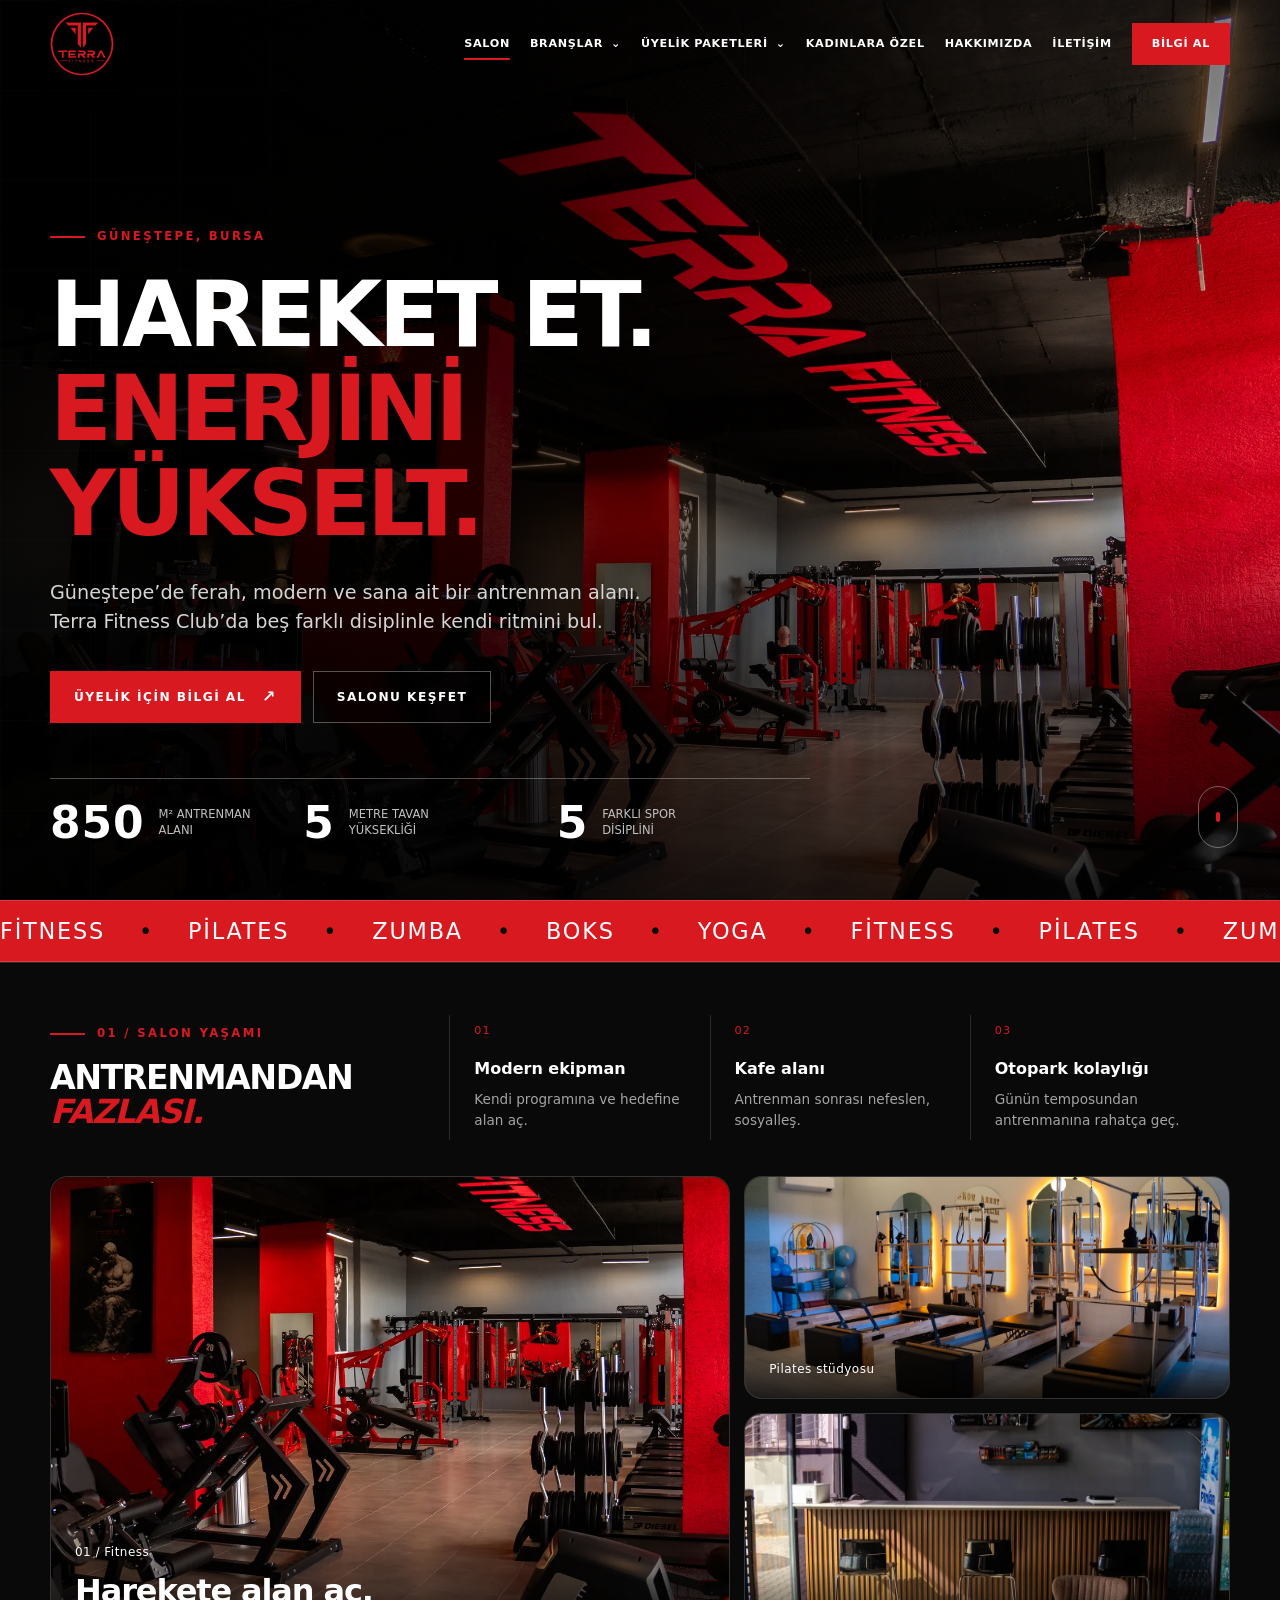
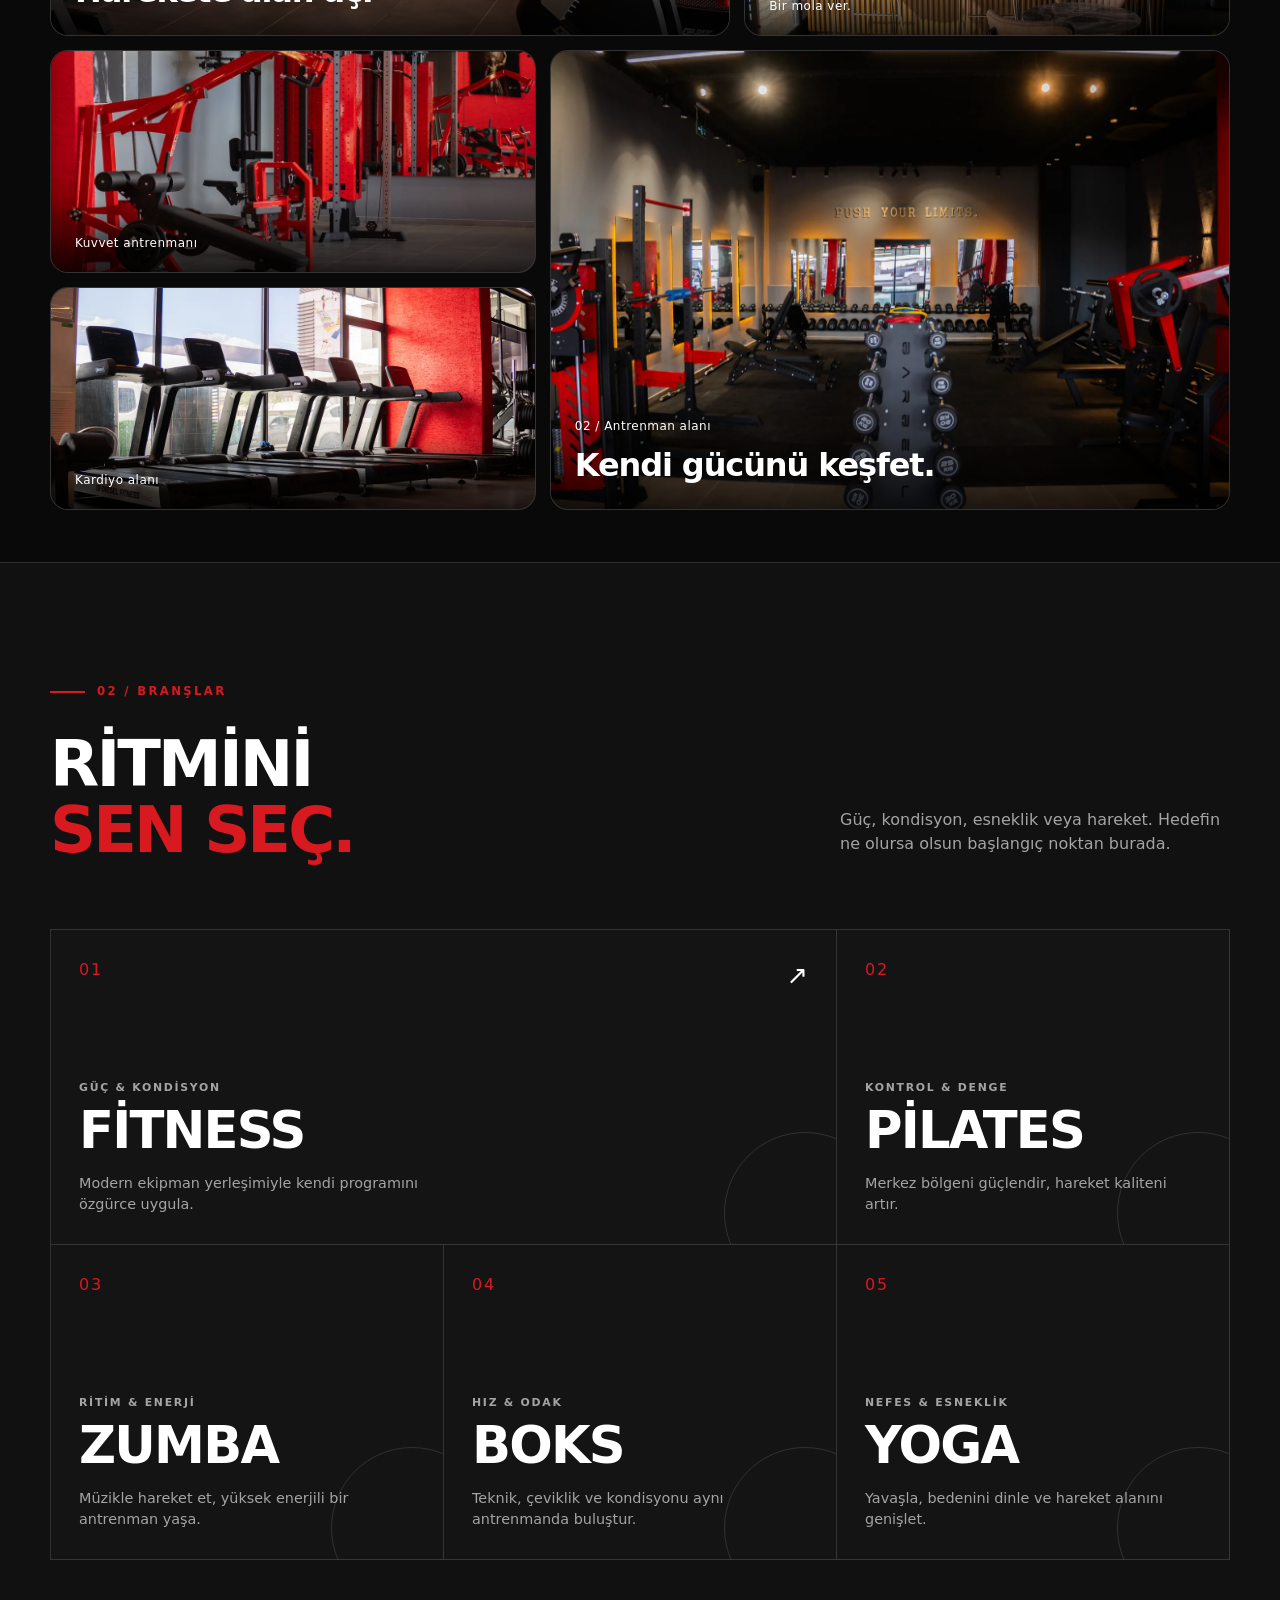
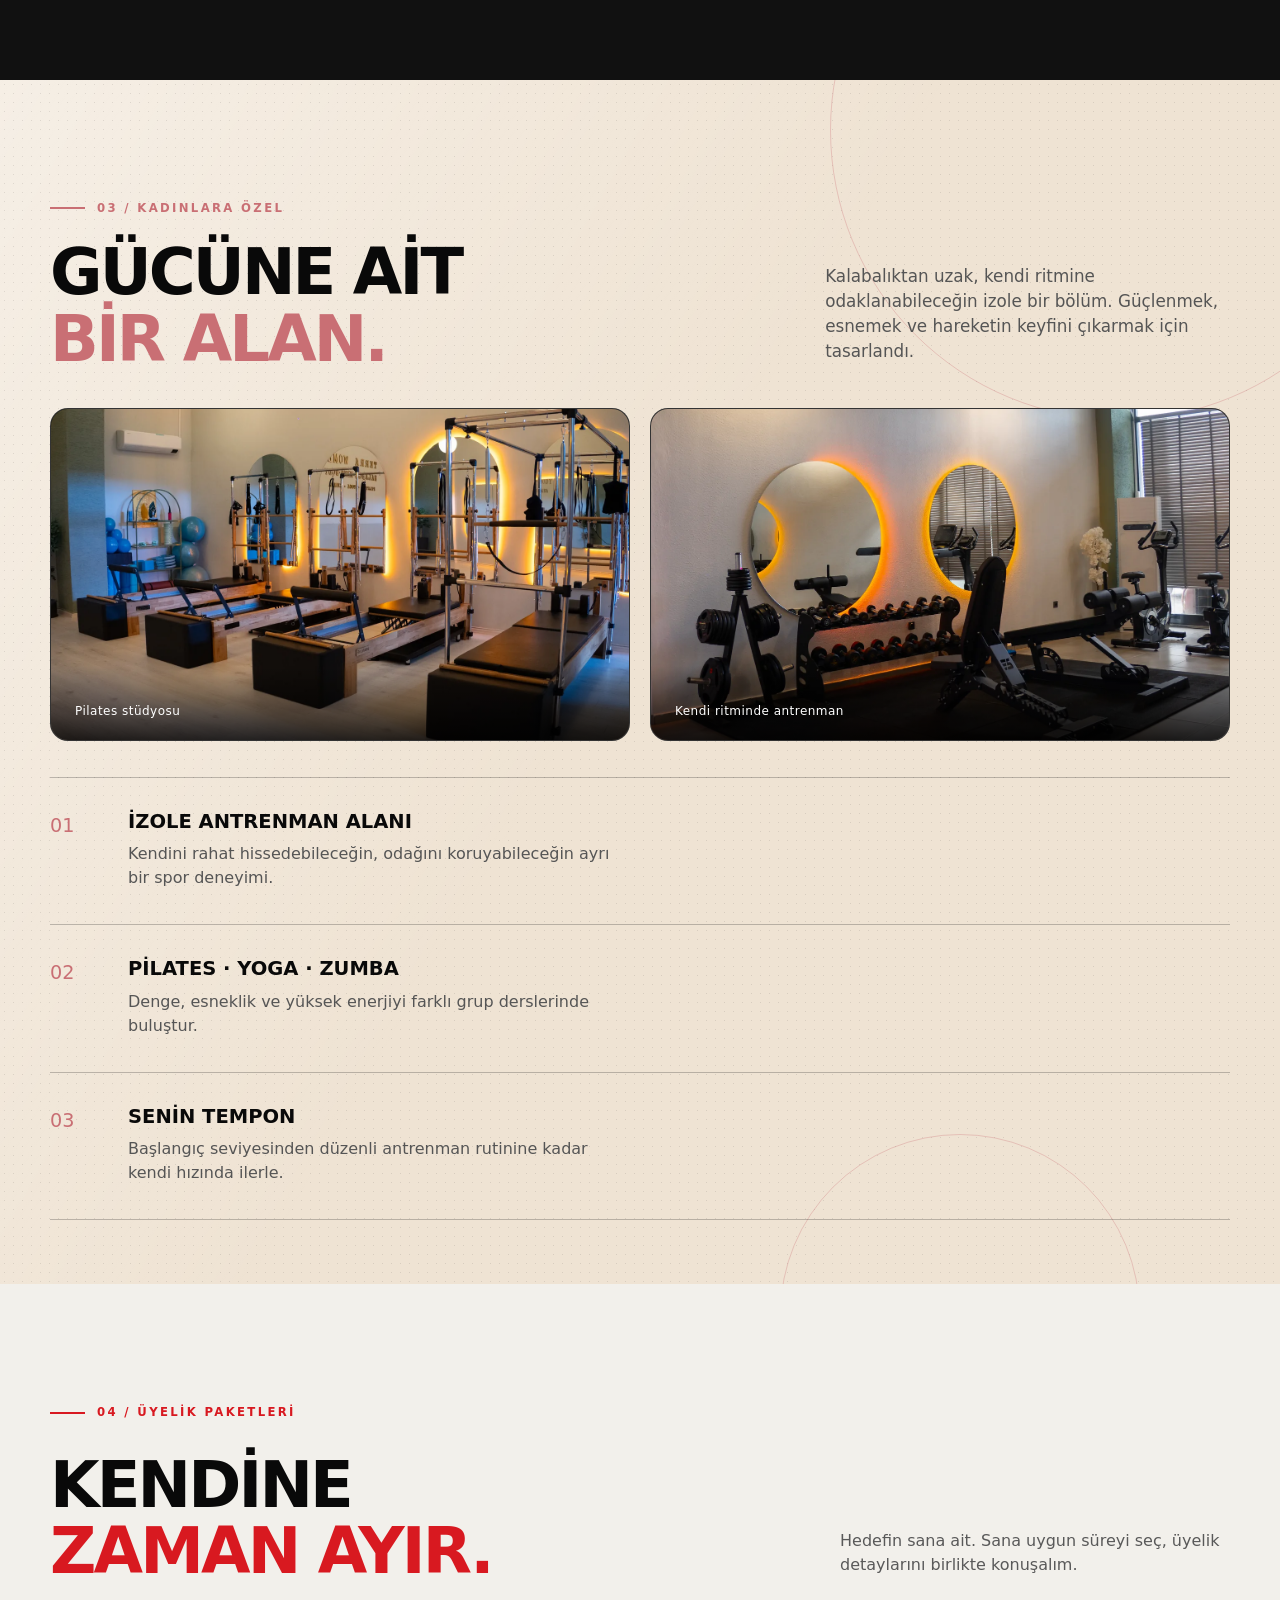
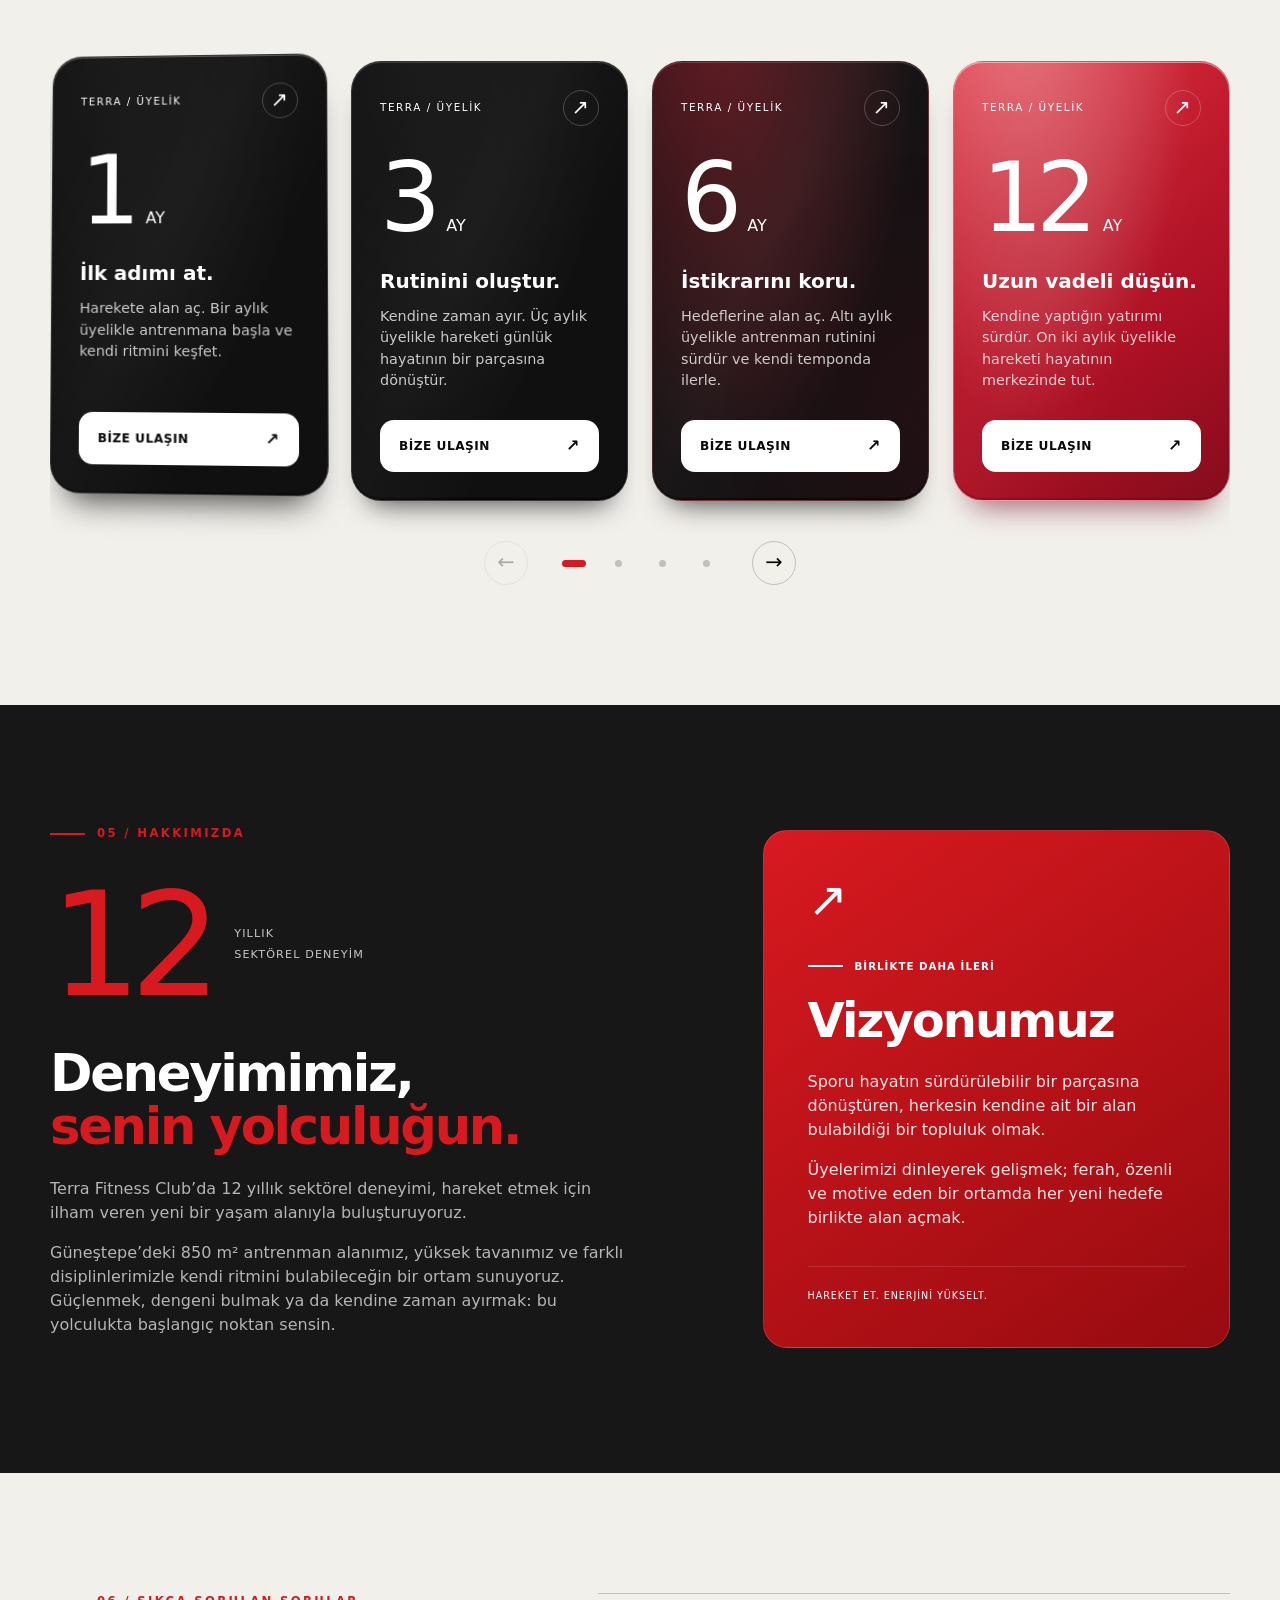
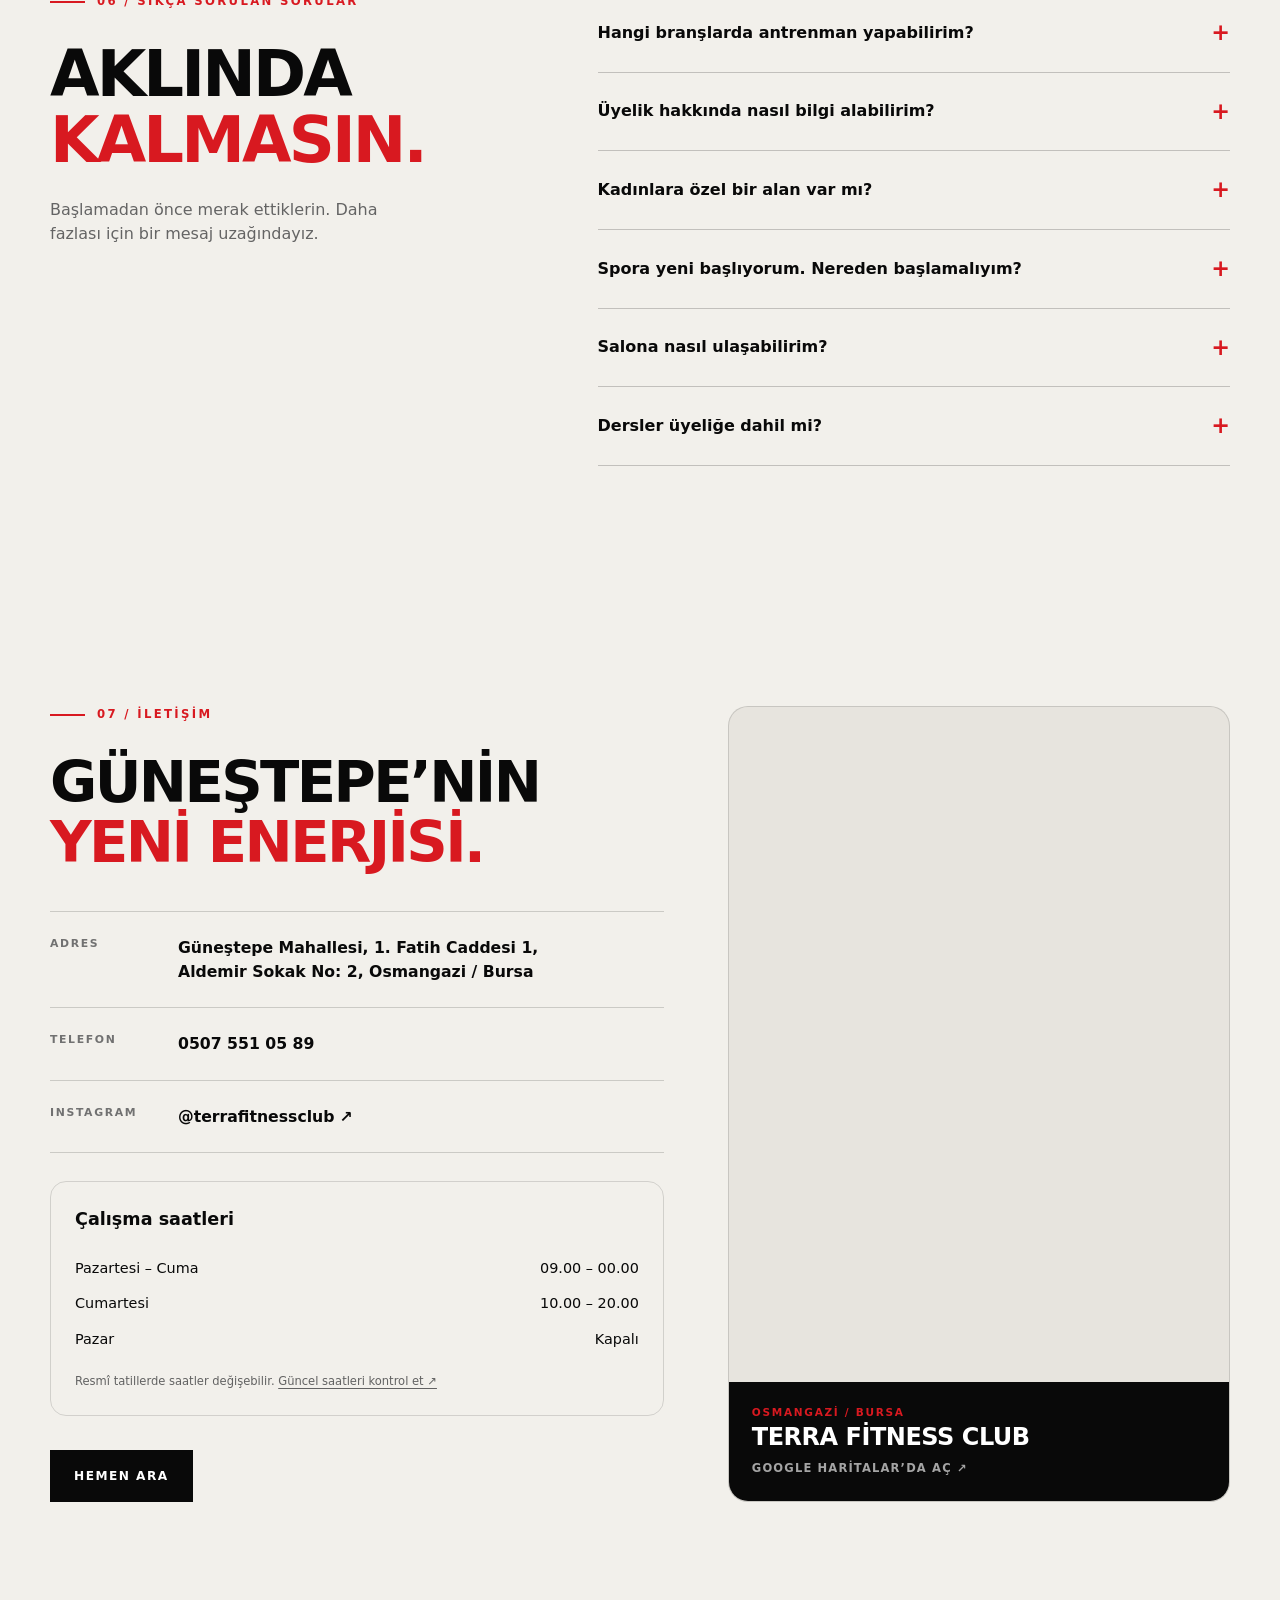
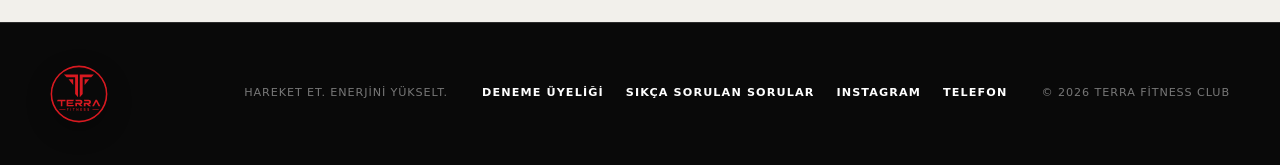
<file: index.html>
<!doctype html>
<html lang="tr">
<head>
  <meta charset="utf-8">
  <meta name="viewport" content="width=device-width, initial-scale=1">
  <meta name="theme-color" content="#0a0a0a">
  <meta name="description" content="Terra Fitness Club — Güneştepe, Osmangazi'de 850 m² antrenman alanı, 5 metre tavan yüksekliği ve farklı spor disiplinleri.">
  <title>Terra Fitness Club | Güneştepe, Bursa</title>
  <link rel="canonical" href="https://www.terrafitnessclub.com/">
  <meta property="og:type" content="website">
  <meta property="og:locale" content="tr_TR">
  <meta property="og:site_name" content="Terra Fitness Club">
  <meta property="og:title" content="Terra Fitness Club | Güneştepe, Bursa">
  <meta property="og:description" content="Terra Fitness Club — Güneştepe, Osmangazi&#x27;de 850 m² antrenman alanı, 5 metre tavan yüksekliği ve farklı spor disiplinleri.">
  <meta property="og:url" content="https://www.terrafitnessclub.com/">
  <meta property="og:image" content="https://www.terrafitnessclub.com/assets/terra-gym-hero.webp">
  <meta property="og:image:alt" content="Terra Fitness Club antrenman alanı">
  <meta name="twitter:card" content="summary_large_image">
  <meta name="twitter:title" content="Terra Fitness Club | Güneştepe, Bursa">
  <meta name="twitter:description" content="Terra Fitness Club — Güneştepe, Osmangazi&#x27;de 850 m² antrenman alanı, 5 metre tavan yüksekliği ve farklı spor disiplinleri.">
  <meta name="twitter:image" content="https://www.terrafitnessclub.com/assets/terra-gym-hero.webp">
  <meta name="twitter:image:alt" content="Terra Fitness Club antrenman alanı">
  <link rel="icon" href="assets/terra-logo.svg" type="image/svg+xml">
  <link rel="preload" href="assets/terra-gym-hero.webp?v=2" as="image" type="image/webp">
  <script>document.documentElement.classList.add('js');</script>
  <link rel="stylesheet" href="css/style.css?v=33">
</head>
<body>
  <a class="skip-link" href="#main">İçeriğe geç</a>

  <header class="site-header" data-header>
    <div class="shell header-inner">
      <a class="brand" href="#anasayfa" aria-label="Terra Fitness Club ana sayfa">
        <img class="brand-logo" src="assets/terra-logo.svg" width="150" height="150" alt="">
      </a>

      <button class="menu-toggle" type="button" aria-expanded="false" aria-controls="site-nav" data-menu-toggle>
        <span></span><span></span><span></span>
        <span class="sr-only">Menüyü aç</span>
      </button>

      <nav class="site-nav" id="site-nav" aria-label="Ana menü" data-nav>
        <div class="nav-intro" aria-hidden="true"><span>TERRA FITNESS CLUB</span><strong>Kendi ritmini bul.</strong></div>
        <a href="#anasayfa">Salon</a>
        <details class="nav-group">
          <summary>Branşlar <span aria-hidden="true">⌄</span></summary>
          <div class="nav-submenu">
            <a href="#fitness">Fitness</a>
            <a href="#pilates">Pilates</a>
            <a href="#zumba">Zumba</a>
            <a href="#boks">Boks</a>
            <a href="#yoga">Yoga</a>
          </div>
        </details>
        <details class="nav-group">
          <summary>Üyelik Paketleri <span aria-hidden="true">⌄</span></summary>
          <div class="nav-submenu">
            <a href="#uyelikler" data-package="1">1 aylık üyelik</a>
            <a href="#uyelikler" data-package="3">3 aylık üyelik</a>
            <a href="#uyelikler" data-package="6">6 aylık üyelik</a>
            <a href="#uyelikler" data-package="12">12 aylık üyelik</a>
          </div>
        </details>
        <a href="#kadinlara-ozel">Kadınlara özel</a>
        <a href="#hakkimizda">Hakkımızda</a>
        <a href="#konum">İletişim</a>
        <a class="nav-cta" href="https://wa.me/905075510589?text=Merhaba%20Terra%20Fitness%20Club%2C%20a%C3%A7%C4%B1l%C4%B1%C5%9F%20ve%20%C3%BCyelik%20bilgisi%20almak%20istiyorum." target="_blank" rel="noopener">Bilgi al</a>
      </nav>
    </div>
  </header>

  <main id="main">
    <section class="hero" id="anasayfa" aria-labelledby="hero-title">
      <img class="hero-image" src="assets/terra-gym-hero.webp?v=2" alt="Terra Fitness Club’ın kırmızı kolonları, antrenman ekipmanları ve tavandaki Terra Fitness yazısı">
      <div class="hero-shade"></div>
      <div class="hero-grid" aria-hidden="true"></div>

      <div class="shell hero-inner" id="salon">
        <div class="hero-content">
          <p class="eyebrow reveal">Güneştepe, Bursa</p>
          <h1 id="hero-title" class="reveal">
            Hareket et.<br>
            <span>Enerjini yükselt.</span>
          </h1>
          <p class="hero-lead reveal">Güneştepe’de ferah, modern ve sana ait bir antrenman alanı. Terra Fitness Club’da beş farklı disiplinle kendi ritmini bul.</p>
          <div class="hero-actions reveal">
            <a class="button button-primary" href="#uyelikler">
              Üyelik için bilgi al
              <span aria-hidden="true">↗</span>
            </a>
            <a class="button button-ghost" href="#deneyim">Salonu keşfet</a>
          </div>
        </div>

        <div class="hero-facts reveal" aria-label="Salon bilgileri">
          <div><strong>850</strong><span>m² antrenman alanı</span></div>
          <div><strong>5</strong><span>metre tavan yüksekliği</span></div>
          <div><strong>5</strong><span>farklı spor disiplini</span></div>
        </div>
      </div>

      <a class="scroll-cue" href="#deneyim" aria-label="Salon yaşamını keşfet">
        <span></span>
      </a>
    </section>

    <div class="ticker" aria-label="Sunulan branşlar">
      <div class="ticker-track">
        <div class="ticker-group">
          <span>Fitness</span><i aria-hidden="true">•</i><span>Pilates</span><i aria-hidden="true">•</i><span>Zumba</span><i aria-hidden="true">•</i><span>Boks</span><i aria-hidden="true">•</i><span>Yoga</span><i aria-hidden="true">•</i>
        </div>
      </div>
    </div>

    <section class="experience" id="deneyim" aria-labelledby="experience-title">
      <div class="shell experience-grid">
        <div class="experience-statement reveal">
          <p class="kicker">01 / Salon yaşamı</p>
          <h2 id="experience-title">Antrenmandan<br> <em>fazlası.</em></h2>
        </div>
        <div class="feature-list">
          <article class="feature-item reveal">
            <span aria-hidden="true">01</span>
            <div><h3>Modern ekipman</h3><p>Kendi programına ve hedefine alan aç.</p></div>
          </article>
          <article class="feature-item reveal">
            <span aria-hidden="true">02</span>
            <div><h3>Kafe alanı</h3><p>Antrenman sonrası nefeslen, sosyalleş.</p></div>
          </article>
          <article class="feature-item reveal">
            <span aria-hidden="true">03</span>
            <div><h3>Otopark kolaylığı</h3><p>Günün temposundan antrenmanına rahatça geç.</p></div>
          </article>
        </div>
      </div>
      <div class="shell salon-gallery" aria-label="Salonumuzdan kareler">
        <figure class="salon-photo salon-photo-main">
          <img src="assets/terra-salon-fitness.webp" width="1200" height="1800" loading="lazy" decoding="async" alt="Terra Fitness Club’ın kırmızı kolonları arasında ağırlık ve fitness ekipmanları">
          <figcaption><span>01 / Fitness</span><strong>Harekete alan aç.</strong></figcaption>
        </figure>
        <figure class="salon-photo salon-photo-pilates">
          <img src="assets/terra-salon-pilates.webp" width="1200" height="900" loading="lazy" decoding="async" alt="Aydınlatılmış aynalar ve reformer ekipmanlarıyla Terra Pilates stüdyosu">
          <figcaption><span>Pilates stüdyosu</span></figcaption>
        </figure>
        <figure class="salon-photo salon-photo-cafe">
          <img src="assets/terra-salon-kafe.webp" width="1000" height="900" loading="lazy" decoding="async" alt="Terra’nın gün ışığı alan kafe bölümündeki masa, koltuklar ve ahşap bar">
          <figcaption><span>Bir mola ver.</span></figcaption>
        </figure>
      </div>
      <div class="shell salon-gallery salon-gallery-reversed" aria-label="Antrenman alanlarımızdan kareler">
        <figure class="salon-photo">
          <img src="assets/terra-salon-makineler.webp?v=2" width="1000" height="900" loading="lazy" decoding="async" alt="Terra salonundaki kırmızı kuvvet makineleri, antrenman sehpası ve aynalı ekipman alanı">
          <figcaption><span>Kuvvet antrenmanı</span></figcaption>
        </figure>
        <figure class="salon-photo">
          <img src="assets/terra-salon-kardiyo.webp" width="1200" height="900" loading="lazy" decoding="async" alt="Terra’nın geniş pencereler önünde sıralanan koşu bantları">
          <figcaption><span>Kardiyo alanı</span></figcaption>
        </figure>
        <figure class="salon-photo salon-photo-main">
          <img src="assets/terra-salon-agirlik.webp" width="1400" height="1000" loading="lazy" decoding="async" alt="Terra serbest ağırlık alanındaki dambıllar, antrenman sehpaları ve aynalar">
          <figcaption><span>02 / Antrenman alanı</span><strong>Kendi gücünü keşfet.</strong></figcaption>
        </figure>
      </div>
    </section>

    <section class="section disciplines" id="branslar" aria-labelledby="disciplines-title">
      <div class="shell">
        <div class="section-heading section-heading-row reveal">
          <div>
            <p class="kicker">02 / Branşlar</p>
            <h2 id="disciplines-title">Ritmini<br><em>sen seç.</em></h2>
          </div>
          <p>Güç, kondisyon, esneklik veya hareket. Hedefin ne olursa olsun başlangıç noktan burada.</p>
        </div>

        <div class="discipline-grid">
          <article class="discipline-card discipline-card-wide reveal" id="fitness">
            <div class="card-number">01</div>
            <div>
              <p class="card-tag">Güç & kondisyon</p>
              <h3>Fitness</h3>
              <p>Modern ekipman yerleşimiyle kendi programını özgürce uygula.</p>
            </div>
            <span class="card-arrow" aria-hidden="true">↗</span>
          </article>

          <article class="discipline-card reveal" id="pilates">
            <div class="card-number">02</div>
            <div>
              <p class="card-tag">Kontrol & denge</p>
              <h3>Pilates</h3>
              <p>Merkez bölgeni güçlendir, hareket kaliteni artır.</p>
            </div>
          </article>

          <article class="discipline-card reveal" id="zumba">
            <div class="card-number">03</div>
            <div>
              <p class="card-tag">Ritim & enerji</p>
              <h3>Zumba</h3>
              <p>Müzikle hareket et, yüksek enerjili bir antrenman yaşa.</p>
            </div>
          </article>

          <article class="discipline-card reveal" id="boks">
            <div class="card-number">04</div>
            <div>
              <p class="card-tag">Hız & odak</p>
              <h3>Boks</h3>
              <p>Teknik, çeviklik ve kondisyonu aynı antrenmanda buluştur.</p>
            </div>
          </article>

          <article class="discipline-card reveal" id="yoga">
            <div class="card-number">05</div>
            <div>
              <p class="card-tag">Nefes & esneklik</p>
              <h3>Yoga</h3>
              <p>Yavaşla, bedenini dinle ve hareket alanını genişlet.</p>
            </div>
          </article>
        </div>
      </div>
    </section>

    <section class="section women" id="kadinlara-ozel" aria-labelledby="women-title">
      <div class="women-orbit women-orbit-one" aria-hidden="true"></div>
      <div class="women-orbit women-orbit-two" aria-hidden="true"></div>

      <div class="shell women-inner">
        <div class="women-heading reveal">
          <div>
            <p class="kicker">03 / Kadınlara özel</p>
            <h2 id="women-title">Gücüne ait<br><em>bir alan.</em></h2>
          </div>
          <p>Kalabalıktan uzak, kendi ritmine odaklanabileceğin izole bir bölüm. Güçlenmek, esnemek ve hareketin keyfini çıkarmak için tasarlandı.</p>
        </div>

        <div class="women-gallery" aria-label="Pilates stüdyosu ve antrenman alanından kareler">
          <figure class="salon-photo">
            <img src="assets/terra-kadinlar-pilates.webp?v=3" width="1400" height="934" loading="lazy" decoding="async" alt="Terra Pilates stüdyosunda yan yana reformerlar, ışıklı aynalar ve egzersiz topları">
            <figcaption><span>Pilates stüdyosu</span></figcaption>
          </figure>
          <figure class="salon-photo">
            <img src="assets/terra-kadinlar-antrenman.webp?v=2" width="1400" height="875" loading="lazy" decoding="async" alt="Yuvarlak ışıklı aynalar önünde dambıllar, antrenman sehpası ve egzersiz bisikletleri">
            <figcaption><span>Kendi ritminde antrenman</span></figcaption>
          </figure>
        </div>

        <div class="women-features">
          <article class="women-feature reveal">
            <span>01</span>
            <div>
              <h3>İzole antrenman alanı</h3>
              <p>Kendini rahat hissedebileceğin, odağını koruyabileceğin ayrı bir spor deneyimi.</p>
            </div>
          </article>
          <article class="women-feature reveal">
            <span>02</span>
            <div>
              <h3>Pilates · Yoga · Zumba</h3>
              <p>Denge, esneklik ve yüksek enerjiyi farklı grup derslerinde buluştur.</p>
            </div>
          </article>
          <article class="women-feature reveal">
            <span>03</span>
            <div>
              <h3>Senin tempon</h3>
              <p>Başlangıç seviyesinden düzenli antrenman rutinine kadar kendi hızında ilerle.</p>
            </div>
          </article>
        </div>
      </div>
    </section>

    <section class="section memberships" id="uyelikler" aria-labelledby="memberships-title">
      <div class="shell">
        <div class="section-heading section-heading-row reveal">
          <div><p class="kicker">04 / Üyelik Paketleri</p><h2 id="memberships-title">Kendine<br><em>zaman ayır.</em></h2></div>
          <p>Hedefin sana ait. Sana uygun süreyi seç, üyelik detaylarını birlikte konuşalım.</p>
        </div>
        <div class="membership-carousel reveal" role="region" aria-roledescription="slayt gösterisi" aria-label="Üyelik paketleri">
          <div class="membership-track" data-membership-track>
            <article class="membership-card is-selected" data-membership="1" aria-labelledby="package-1-title">
              <div class="membership-surface">
                <div class="membership-top"><span>TERRA / ÜYELİK</span><span aria-hidden="true">↗</span></div>
                <h3 id="package-1-title"><strong>1</strong> <span>AY</span></h3>
                <div class="membership-copy"><h4>İlk adımı at.</h4><p>Harekete alan aç. Bir aylık üyelikle antrenmana başla ve kendi ritmini keşfet.</p></div>
                <a class="button" href="https://wa.me/905075510589?text=Merhaba%2C%201%20ayl%C4%B1k%20%C3%BCyelik%20hakk%C4%B1nda%20bilgi%20almak%20istiyorum." target="_blank" rel="noopener" aria-label="1 aylık üyelik için WhatsApp’tan bilgi al">Bize ulaşın <span aria-hidden="true">↗</span></a>
              </div>
            </article>
            <article class="membership-card" data-membership="3" aria-labelledby="package-3-title">
              <div class="membership-surface">
                <div class="membership-top"><span>TERRA / ÜYELİK</span><span aria-hidden="true">↗</span></div>
                <h3 id="package-3-title"><strong>3</strong> <span>AY</span></h3>
                <div class="membership-copy"><h4>Rutinini oluştur.</h4><p>Kendine zaman ayır. Üç aylık üyelikle hareketi günlük hayatının bir parçasına dönüştür.</p></div>
                <a class="button" href="https://wa.me/905075510589?text=Merhaba%2C%203%20ayl%C4%B1k%20%C3%BCyelik%20hakk%C4%B1nda%20bilgi%20almak%20istiyorum." target="_blank" rel="noopener" aria-label="3 aylık üyelik için WhatsApp’tan bilgi al">Bize ulaşın <span aria-hidden="true">↗</span></a>
              </div>
            </article>
            <article class="membership-card" data-membership="6" aria-labelledby="package-6-title">
              <div class="membership-surface">
                <div class="membership-top"><span>TERRA / ÜYELİK</span><span aria-hidden="true">↗</span></div>
                <h3 id="package-6-title"><strong>6</strong> <span>AY</span></h3>
                <div class="membership-copy"><h4>İstikrarını koru.</h4><p>Hedeflerine alan aç. Altı aylık üyelikle antrenman rutinini sürdür ve kendi temponda ilerle.</p></div>
                <a class="button" href="https://wa.me/905075510589?text=Merhaba%2C%206%20ayl%C4%B1k%20%C3%BCyelik%20hakk%C4%B1nda%20bilgi%20almak%20istiyorum." target="_blank" rel="noopener" aria-label="6 aylık üyelik için WhatsApp’tan bilgi al">Bize ulaşın <span aria-hidden="true">↗</span></a>
              </div>
            </article>
            <article class="membership-card" data-membership="12" aria-labelledby="package-12-title">
              <div class="membership-surface">
                <div class="membership-top"><span>TERRA / ÜYELİK</span><span aria-hidden="true">↗</span></div>
                <h3 id="package-12-title"><strong>12</strong> <span>AY</span></h3>
                <div class="membership-copy"><h4>Uzun vadeli düşün.</h4><p>Kendine yaptığın yatırımı sürdür. On iki aylık üyelikle hareketi hayatının merkezinde tut.</p></div>
                <a class="button" href="https://wa.me/905075510589?text=Merhaba%2C%2012%20ayl%C4%B1k%20%C3%BCyelik%20hakk%C4%B1nda%20bilgi%20almak%20istiyorum." target="_blank" rel="noopener" aria-label="12 aylık üyelik için WhatsApp’tan bilgi al">Bize ulaşın <span aria-hidden="true">↗</span></a>
              </div>
            </article>
          </div>
          <div class="carousel-controls">
            <button class="carousel-arrow" type="button" data-carousel-prev aria-label="Önceki üyelik paketi">←</button>
            <div class="carousel-dots" aria-label="Paket seçimi">
              <button type="button" data-select-package="1" aria-pressed="true" aria-label="1 aylık paketi göster"><span></span></button>
              <button type="button" data-select-package="3" aria-pressed="false" aria-label="3 aylık paketi göster"><span></span></button>
              <button type="button" data-select-package="6" aria-pressed="false" aria-label="6 aylık paketi göster"><span></span></button>
              <button type="button" data-select-package="12" aria-pressed="false" aria-label="12 aylık paketi göster"><span></span></button>
            </div>
            <button class="carousel-arrow" type="button" data-carousel-next aria-label="Sonraki üyelik paketi">→</button>
          </div>
          <p class="carousel-status sr-only" data-carousel-status aria-live="polite" aria-atomic="true">1 aylık üyelik, 1 / 4</p>
          <p class="carousel-hint">Sana uygun süreyi keşfet <span aria-hidden="true">↔</span></p>
        </div>
      </div>
    </section>

    <section class="section about" id="hakkimizda" aria-labelledby="about-title">
      <div class="shell about-grid">
        <div class="about-story reveal">
          <p class="kicker">05 / Hakkımızda</p>
          <div class="experience-years"><strong>12</strong><span>YILLIK<br>SEKTÖREL DENEYİM</span></div>
          <h2 id="about-title">Deneyimimiz,<br><em>senin yolculuğun.</em></h2>
          <p>Terra Fitness Club’da 12 yıllık sektörel deneyimi, hareket etmek için ilham veren yeni bir yaşam alanıyla buluşturuyoruz.</p>
          <p>Güneştepe’deki 850 m² antrenman alanımız, yüksek tavanımız ve farklı disiplinlerimizle kendi ritmini bulabileceğin bir ortam sunuyoruz. Güçlenmek, dengeni bulmak ya da kendine zaman ayırmak: bu yolculukta başlangıç noktan sensin.</p>
        </div>
        <aside class="vision-card reveal" aria-labelledby="vision-title">
          <span class="vision-symbol" aria-hidden="true">↗</span>
          <p class="kicker">Birlikte daha ileri</p>
          <h3 id="vision-title">Vizyonumuz</h3>
          <p>Sporu hayatın sürdürülebilir bir parçasına dönüştüren, herkesin kendine ait bir alan bulabildiği bir topluluk olmak.</p>
          <p>Üyelerimizi dinleyerek gelişmek; ferah, özenli ve motive eden bir ortamda her yeni hedefe birlikte alan açmak.</p>
          <div class="vision-footer">HAREKET ET. ENERJİNİ YÜKSELT.</div>
        </aside>
      </div>
    </section>

    <section class="section faq" id="sorular" aria-labelledby="faq-title">
      <div class="shell faq-grid">
        <div class="section-heading reveal"><p class="kicker">06 / Sıkça sorulan sorular</p><h2 id="faq-title">Aklında<br><em>kalmasın.</em></h2><p class="section-description">Başlamadan önce merak ettiklerin. Daha fazlası için bir mesaj uzağındayız.</p></div>
        <div class="faq-list">
          <details class="faq-item reveal"><summary>Hangi branşlarda antrenman yapabilirim?<span aria-hidden="true">+</span></summary><p>Fitness, Pilates, Zumba, Boks ve Yoga seçeneklerini keşfedebilirsin. Güncel ders programı ve katılım detayları için bizimle iletişime geç.</p></details>
          <details class="faq-item reveal"><summary>Üyelik hakkında nasıl bilgi alabilirim?<span aria-hidden="true">+</span></summary><p>1, 3, 6 veya 12 aylık üyelik kartından Bize ulaşın butonuna dokun. Seçtiğin süreyle ilgili hazır mesaj WhatsApp’ta açılır; mesajı göndererek ekibimizle görüşebilirsin.</p></details>
          <details class="faq-item reveal"><summary>Kadınlara özel bir alan var mı?<span aria-hidden="true">+</span></summary><p>Evet, kadınlara özel izole bir antrenman alanımız bulunuyor. Alanın kullanımı ve grup dersleri hakkında bilgi almak için bize ulaşabilirsin.</p></details>
          <details class="faq-item reveal"><summary>Spora yeni başlıyorum. Nereden başlamalıyım?<span aria-hidden="true">+</span></summary><p>Önce hedeflerini ve beklentilerini konuşalım. Sana uygun başlangıcı değerlendirmek için salonumuzu ziyaret edebilir veya WhatsApp üzerinden ekibimize ulaşabilirsin.</p></details>
          <details class="faq-item reveal"><summary>Salona nasıl ulaşabilirim?<span aria-hidden="true">+</span></summary><p>Güneştepe Mahallesi, Osmangazi / Bursa’dayız. İletişim bölümündeki haritadan konumumuzu inceleyebilir, Google Haritalar’da açarak rotanı oluşturabilirsin.</p></details>
          <details class="faq-item reveal"><summary>Dersler üyeliğe dahil mi?<span aria-hidden="true">+</span></summary><p>Paket kapsamı ve grup derslerine katılım detaylarını seçtiğin üyelik süresiyle birlikte ekibimizden öğrenebilirsin.</p></details>
        </div>
      </div>
    </section>

    <section class="section location" id="konum" aria-labelledby="location-title">
      <div class="shell location-grid">
        <div class="location-card reveal">
          <p class="kicker">07 / İletişim</p>
          <h2 id="location-title">Güneştepe’nin<br><em>yeni enerjisi.</em></h2>

          <div class="contact-row">
            <span>Adres</span>
            <p>Güneştepe Mahallesi, 1. Fatih Caddesi 1,<br>Aldemir Sokak No: 2, Osmangazi / Bursa</p>
          </div>
          <div class="contact-row">
            <span>Telefon</span>
            <a href="tel:+905075510589">0507 551 05 89</a>
          </div>
          <div class="contact-row">
            <span>Instagram</span>
            <a href="https://www.instagram.com/terrafitnessclub/" target="_blank" rel="noopener">@terrafitnessclub ↗</a>
          </div>

          <div class="opening-hours" aria-labelledby="hours-title">
            <h3 id="hours-title">Çalışma saatleri</h3>
            <dl><div><dt>Pazartesi – Cuma</dt><dd>09.00 – 00.00</dd></div><div><dt>Cumartesi</dt><dd>10.00 – 20.00</dd></div><div><dt>Pazar</dt><dd>Kapalı</dd></div></dl>
            <p>Resmî tatillerde saatler değişebilir. <a href="https://www.google.com/maps/search/?api=1&amp;query=Terra%20Fitness%20Club%20G%C3%BCne%C5%9Ftepe%20Osmangazi%20Bursa" target="_blank" rel="noopener">Güncel saatleri kontrol et ↗</a></p>
          </div>

          <div class="location-actions">
            <a class="button button-dark" href="tel:+905075510589">Hemen ara</a>
          </div>
        </div>

        <div class="map-card reveal">
          <iframe class="map-frame" title="Terra Fitness Club Google Haritalar konumu" src="https://www.google.com/maps/embed?pb=!1m18!1m12!1m3!1d3044.9690877845337!2d28.999016599999997!3d40.254218300000005!2m3!1f0!2f0!3f0!3m2!1i1024!2i768!4f13.1!3m3!1m2!1s0x14ca158bb6ca5423%3A0x76b35d32b5ffd699!2sTerra%20Fitness%20Club!5e0!3m2!1str!2str!4v1791450385935!5m2!1str!2str" width="600" height="450" allowfullscreen loading="lazy" referrerpolicy="strict-origin-when-cross-origin"></iframe>
          <a class="map-label" href="https://www.google.com/maps/search/?api=1&amp;query=Terra%20Fitness%20Club%20G%C3%BCne%C5%9Ftepe%20Osmangazi%20Bursa" target="_blank" rel="noopener">
            <small>Osmangazi / Bursa</small><strong>Terra Fitness Club</strong><span>Google Haritalar’da aç ↗</span>
          </a>
        </div>
      </div>
    </section>

  </main>

  <footer class="site-footer">
    <div class="shell footer-inner">
      <a class="brand brand-footer" href="#anasayfa" aria-label="Terra Fitness Club ana sayfa">
        <img class="brand-logo" src="assets/terra-logo.svg" width="150" height="150" alt="">
      </a>
      <p>Hareket et. Enerjini yükselt.</p>
      <div class="footer-links">
        <a href="/deneme">Deneme üyeliği</a>
        <a href="#sorular">Sıkça sorulan sorular</a>
        <a href="https://www.instagram.com/terrafitnessclub/" target="_blank" rel="noopener">Instagram</a>
        <a href="tel:+905075510589">Telefon</a>
      </div>
      <small>© <span data-year></span> Terra Fitness Club</small>
    </div>
  </footer>

  <a class="floating-contact" href="https://wa.me/905075510589?text=Merhaba%20Terra%20Fitness%20Club%2C%20bilgi%20almak%20istiyorum." target="_blank" rel="noopener" aria-label="WhatsApp üzerinden iletişime geç">
    <span>Bilgi al</span><i aria-hidden="true">↗</i>
  </a>

  <dialog class="photo-viewer" aria-label="Büyütülmüş fotoğraf" data-photo-viewer>
    <button class="photo-viewer-control" type="button" data-photo-close aria-label="Fotoğrafı kapat" autofocus>✕</button>
    <div class="photo-viewer-layout">
      <img class="photo-viewer-image" data-photo-image alt="">
    </div>
  </dialog>

  <script src="js/main.js?v=8"></script>
</body>
</html>
</file>
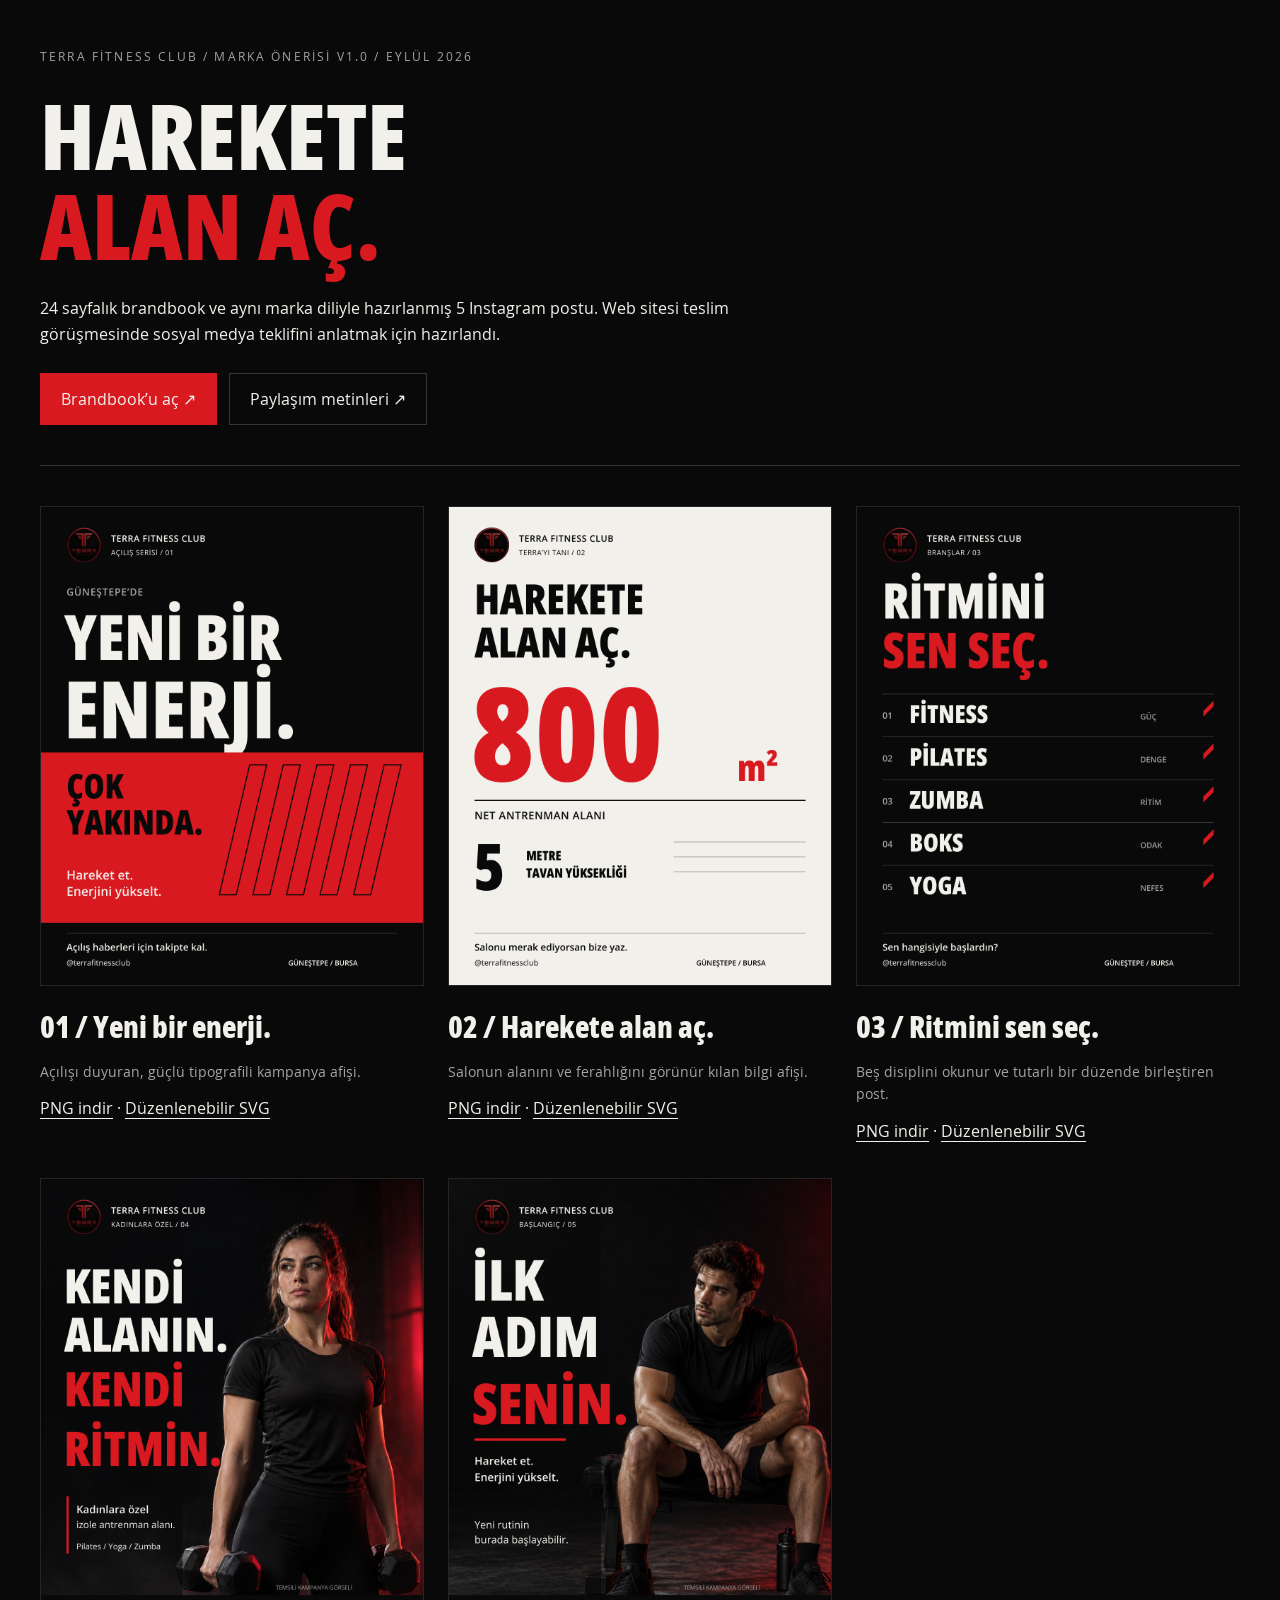
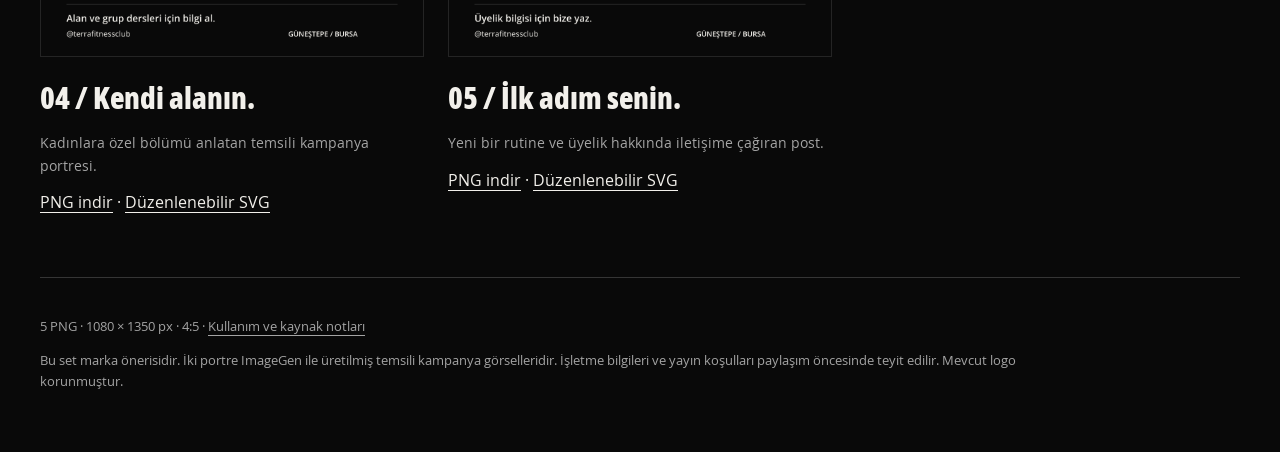
<file: output/terra-social/index.html>
<!doctype html>
<html lang="tr">
<head>
<meta charset="utf-8"><meta name="viewport" content="width=device-width,initial-scale=1">
<title>Terra — Marka ve sosyal medya sunum seti</title>
<style>
@font-face{font-family:TerraDisplay;src:url(source/fonts/Display.ttf)}@font-face{font-family:TerraBody;src:url(source/fonts/Body.ttf)}
:root{color-scheme:dark;font-family:TerraBody,Arial,sans-serif;background:#090909;color:#f2f0eb}*{box-sizing:border-box}body{margin:0}main{max-width:1440px;margin:auto;padding:48px 40px}header{border-bottom:1px solid #353535;padding-bottom:40px;margin-bottom:40px}.label{font-size:12px;letter-spacing:.18em;color:#a4a4a4;text-transform:uppercase}h1{font-family:TerraDisplay,sans-serif;font-size:clamp(54px,7vw,112px);line-height:1;margin:26px 0}h1 span{color:#d81920}p{line-height:1.6;max-width:720px}.actions{display:flex;gap:12px;flex-wrap:wrap;margin-top:26px}a{color:inherit;text-underline-offset:4px}.button{display:inline-block;padding:14px 20px;border:1px solid #353535;text-decoration:none}.primary{background:#d81920;border-color:#d81920}a:focus-visible{outline:3px solid #f2f0eb;outline-offset:5px}.grid{display:grid;grid-template-columns:repeat(3,minmax(0,1fr));gap:36px 24px}article img{width:100%;display:block;height:auto;border:1px solid #242424}h2{font-family:TerraDisplay,sans-serif;font-size:30px;margin:20px 0 10px}article p{color:#a4a4a4;font-size:14px}footer{margin-top:64px;padding-top:25px;border-top:1px solid #353535;color:#a4a4a4;font-size:13px}footer p{max-width:1000px}@media(max-width:900px){main{padding:28px 24px}.grid{grid-template-columns:repeat(2,minmax(0,1fr))}}@media(max-width:580px){main{padding:28px 16px}.grid{grid-template-columns:1fr;gap:34px}.button{width:100%;text-align:center}}
</style></head>
<body><main>
<header><div class="label">Terra Fitness Club / Marka önerisi v1.0 / Eylül 2026</div><h1>HAREKETE<br><span>ALAN AÇ.</span></h1><p>24 sayfalık brandbook ve aynı marka diliyle hazırlanmış 5 Instagram postu. Web sitesi teslim görüşmesinde sosyal medya teklifini anlatmak için hazırlandı.</p><div class="actions"><a class="button primary" href="../pdf/terra-gym-brandbook.pdf">Brandbook’u aç ↗</a><a class="button" href="post-metinleri.md">Paylaşım metinleri ↗</a></div></header>
<section class="grid" aria-label="Beş örnek Instagram postu">
<article><a href="posts/01-yeni-enerji.png"><img src="posts/01-yeni-enerji.png" width="1080" height="1350" alt="Siyah ve kırmızı açılış afişi: Güneştepe’de yeni bir enerji, çok yakında."></a><h2>01 / Yeni bir enerji.</h2><p>Açılışı duyuran, güçlü tipografili kampanya afişi.</p><a href="posts/01-yeni-enerji.png" download>PNG indir</a> · <a href="source/01-yeni-enerji.svg" download>Düzenlenebilir SVG</a></article>
<article><a href="posts/02-harekete-alan.png"><img src="posts/02-harekete-alan.png" width="1080" height="1350" alt="Sıcak beyaz bilgi afişi: Harekete alan aç, 800 metrekare net antrenman alanı, 5 metre tavan."></a><h2>02 / Harekete alan aç.</h2><p>Salonun alanını ve ferahlığını görünür kılan bilgi afişi.</p><a href="posts/02-harekete-alan.png" download>PNG indir</a> · <a href="source/02-harekete-alan.svg" download>Düzenlenebilir SVG</a></article>
<article><a href="posts/03-ritmini-sec.png"><img src="posts/03-ritmini-sec.png" width="1080" height="1350" alt="Siyah branş afişi: Ritmini sen seç. Fitness, Pilates, Zumba, Boks, Yoga."></a><h2>03 / Ritmini sen seç.</h2><p>Beş disiplini okunur ve tutarlı bir düzende birleştiren post.</p><a href="posts/03-ritmini-sec.png" download>PNG indir</a> · <a href="source/03-ritmini-sec.svg" download>Düzenlenebilir SVG</a></article>
<article><a href="posts/04-kendi-alanin.png"><img src="posts/04-kendi-alanin.png" width="1080" height="1350" alt="Temsili kadın sporcu portresi: Kendi alanın, kendi ritmin. Kadınlara özel izole antrenman alanı."></a><h2>04 / Kendi alanın.</h2><p>Kadınlara özel bölümü anlatan temsili kampanya portresi.</p><a href="posts/04-kendi-alanin.png" download>PNG indir</a> · <a href="source/04-kendi-alanin.svg" download>Düzenlenebilir SVG</a></article>
<article><a href="posts/05-ilk-adim.png"><img src="posts/05-ilk-adim.png" width="1080" height="1350" alt="Temsili erkek sporcu portresi: İlk adım senin. Hareket et, enerjini yükselt."></a><h2>05 / İlk adım senin.</h2><p>Yeni bir rutine ve üyelik hakkında iletişime çağıran post.</p><a href="posts/05-ilk-adim.png" download>PNG indir</a> · <a href="source/05-ilk-adim.svg" download>Düzenlenebilir SVG</a></article>
</section><footer><p>5 PNG · 1080 × 1350 px · 4:5 · <a href="README.md">Kullanım ve kaynak notları</a></p><p>Bu set marka önerisidir. İki portre ImageGen ile üretilmiş temsili kampanya görselleridir. İşletme bilgileri ve yayın koşulları paylaşım öncesinde teyit edilir. Mevcut logo korunmuştur.</p></footer>
</main></body></html>
</file>
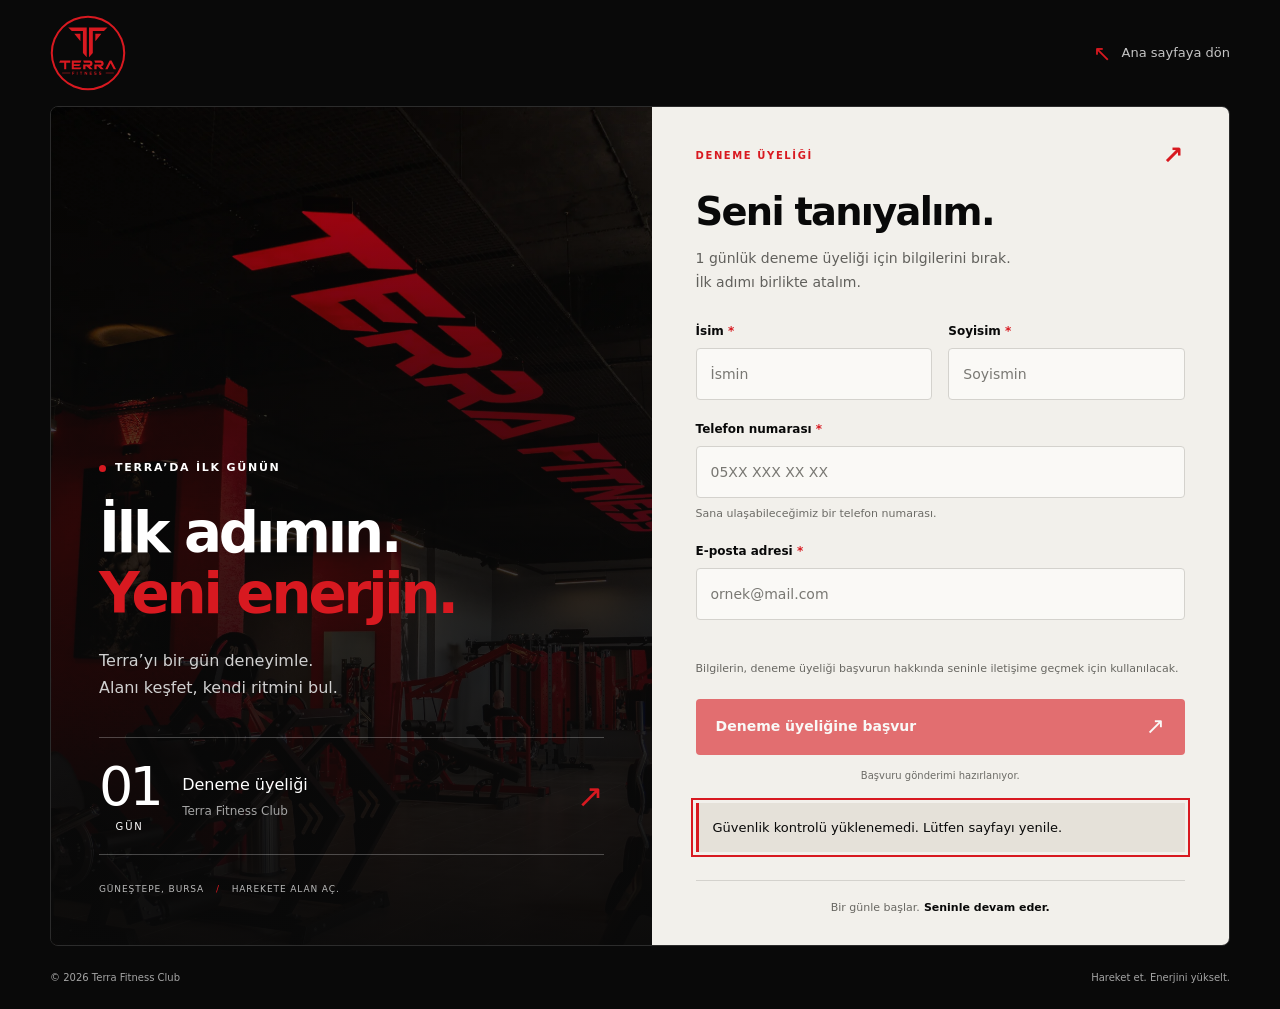
<file: deneme.html>
<!doctype html>
<html lang="tr">
<head>
  <meta charset="utf-8">
  <meta name="viewport" content="width=device-width, initial-scale=1">
  <meta name="theme-color" content="#090909">
  <meta name="description" content="Terra Fitness Club’ı 1 günlük deneme üyeliğiyle keşfet. Başvuru formunu doldur, ilk adımını at.">
  <title>1 Günlük Deneme Üyeliği | Terra Fitness Club</title>
  <link rel="canonical" href="https://www.terrafitnessclub.com/deneme">
  <meta property="og:type" content="website">
  <meta property="og:locale" content="tr_TR">
  <meta property="og:site_name" content="Terra Fitness Club">
  <meta property="og:title" content="1 Günlük Deneme Üyeliği | Terra Fitness Club">
  <meta property="og:description" content="Terra Fitness Club’ı 1 günlük deneme üyeliğiyle keşfet. Başvuru formunu doldur, ilk adımını at.">
  <meta property="og:url" content="https://www.terrafitnessclub.com/deneme">
  <meta property="og:image" content="https://www.terrafitnessclub.com/assets/terra-gym-hero.webp">
  <meta property="og:image:alt" content="Terra Fitness Club antrenman alanı">
  <meta name="twitter:card" content="summary_large_image">
  <meta name="twitter:title" content="1 Günlük Deneme Üyeliği | Terra Fitness Club">
  <meta name="twitter:description" content="Terra Fitness Club’ı 1 günlük deneme üyeliğiyle keşfet. Başvuru formunu doldur, ilk adımını at.">
  <meta name="twitter:image" content="https://www.terrafitnessclub.com/assets/terra-gym-hero.webp">
  <meta name="twitter:image:alt" content="Terra Fitness Club antrenman alanı">
  <link rel="icon" href="/assets/terra-logo.svg" type="image/svg+xml">
  <link rel="stylesheet" href="/css/style.css?v=36">
  <meta name="turnstile-sitekey" content="0x4AAAAAAFTCUwNLhEFiwk3p">
  <script src="/js/deneme.js?v=3" defer></script>
</head>
<body class="trial-page">
  <a class="skip-link" href="#deneme-formu">Forma geç</a>
  <header class="trial-header shell">
    <a class="trial-brand" href="/" aria-label="Terra Fitness Club ana sayfa">
      <img src="/assets/terra-logo.svg" width="76" height="76" alt="">
    </a>
    <a class="trial-back" href="/"><span aria-hidden="true">↖</span> Ana sayfaya dön</a>
  </header>

  <main class="trial-layout shell" id="main">
    <section class="trial-intro" aria-labelledby="trial-title">
      <img class="trial-photo" src="/assets/terra-gym-hero.webp?v=2" alt="Terra Fitness Club’ın ferah antrenman alanı ve kırmızı kolonları">
      <div class="trial-intro-content">
        <p class="trial-label"><span aria-hidden="true"></span> TERRA’DA İLK GÜNÜN</p>
        <h1 id="trial-title">İlk adımın.<br><em>Yeni enerjin.</em></h1>
        <p class="trial-lead">Terra’yı bir gün deneyimle.<br>Alanı keşfet, kendi ritmini bul.</p>
        <div class="trial-pass" aria-label="1 günlük deneme üyeliği">
          <span class="trial-pass-number">01<span>GÜN</span></span>
          <div><strong>Deneme üyeliği</strong><span>Terra Fitness Club</span></div>
          <span class="trial-pass-arrow" aria-hidden="true">↗</span>
        </div>
        <p class="trial-location">GÜNEŞTEPE, BURSA <span aria-hidden="true">/</span> HAREKETE ALAN AÇ.</p>
      </div>
    </section>

    <section class="trial-panel" aria-labelledby="form-title">
      <div class="trial-panel-top"><span>DENEME ÜYELİĞİ</span><span aria-hidden="true">↗</span></div>
      <h2 id="form-title">Seni tanıyalım.</h2>
      <p class="trial-description">1 günlük deneme üyeliği için bilgilerini bırak.<br>İlk adımı birlikte atalım.</p>
      <form class="trial-form" id="deneme-formu" tabindex="-1" aria-labelledby="form-title" aria-describedby="trial-data-note" method="post" action="/api/deneme">
        <div class="trial-name-row">
          <div class="trial-field">
            <label for="first-name">İsim <span aria-hidden="true">*</span></label>
            <input id="first-name" name="firstName" type="text" autocomplete="given-name" placeholder="İsmin" required maxlength="60">
          </div>
          <div class="trial-field">
            <label for="last-name">Soyisim <span aria-hidden="true">*</span></label>
            <input id="last-name" name="lastName" type="text" autocomplete="family-name" placeholder="Soyismin" required maxlength="60">
          </div>
        </div>
        <div class="trial-field">
          <label for="phone">Telefon numarası <span aria-hidden="true">*</span></label>
          <input id="phone" name="phone" type="tel" inputmode="tel" autocomplete="tel" placeholder="05XX XXX XX XX" required maxlength="24" aria-describedby="phone-hint">
          <span class="trial-field-hint" id="phone-hint">Sana ulaşabileceğimiz bir telefon numarası.</span>
        </div>
        <div class="trial-field">
          <label for="email">E-posta adresi <span aria-hidden="true">*</span></label>
          <input id="email" name="email" type="email" inputmode="email" autocomplete="email" placeholder="ornek@mail.com" required maxlength="254">
        </div>
        <div class="trial-honeypot" aria-hidden="true"><label for="website">Web sitesi</label><input id="website" name="website" type="text" tabindex="-1" autocomplete="off"></div>
        <div id="trial-security"></div>
        <p class="trial-data-note" id="trial-data-note">Bilgilerin, deneme üyeliği başvurun hakkında seninle iletişime geçmek için kullanılacak.</p>
        <button class="trial-submit" type="submit" disabled><span>Deneme üyeliğine başvur</span><span aria-hidden="true">↗</span></button>
        <p class="trial-preview" id="trial-preview">Başvuru gönderimi hazırlanıyor.</p>
        <p class="trial-status" id="trial-status" role="status" tabindex="-1" hidden></p>
        <noscript><p class="trial-preview">Başvuru göndermek için JavaScript’i etkinleştir.</p></noscript>
      </form>
      <div class="trial-panel-bottom"><span>Bir günle başlar.</span><strong>Seninle devam eder.</strong></div>
    </section>
  </main>
  <footer class="trial-footer shell"><span>© <span data-trial-year>2026</span> Terra Fitness Club</span><span>Hareket et. Enerjini yükselt.</span></footer>
</body>
</html>
</file>
<file: css/style.css>
:root {
  --red: #d81920;
  --red-dark: #970b10;
  --ink: #090909;
  --ink-soft: #111111;
  --paper: #f2f0eb;
  --cream: #efe3d3;
  --cream-soft: #f8f1e8;
  --rose: #c96f74;
  --white: #ffffff;
  --muted: #a4a4a4;
  --line: rgba(255, 255, 255, 0.14);
  --shell: min(1180px, calc(100% - 40px));
  --display: ui-sans-serif, system-ui, -apple-system, BlinkMacSystemFont, "Segoe UI", sans-serif;
  --heading-weight: 600;
  --heading-line-height: 1.04;
  --body: Inter, ui-sans-serif, system-ui, -apple-system, BlinkMacSystemFont, "Segoe UI", sans-serif;
}

* {
  box-sizing: border-box;
}

html {
  scroll-behavior: smooth;
  scroll-padding-top: 88px;
  background: var(--ink);
}

body {
  margin: 0;
  background: var(--ink);
  color: var(--white);
  font-family: var(--body);
  line-height: 1.5;
  overflow-x: hidden;
}

body.menu-open {
  overflow: hidden;
}

a {
  color: inherit;
  text-decoration: none;
}

button {
  color: inherit;
  font: inherit;
}

img {
  display: block;
  max-width: 100%;
}

.shell {
  width: var(--shell);
  margin-inline: auto;
}

.sr-only {
  position: absolute;
  width: 1px;
  height: 1px;
  padding: 0;
  margin: -1px;
  overflow: hidden;
  clip: rect(0, 0, 0, 0);
  white-space: nowrap;
  border: 0;
}

.skip-link {
  position: fixed;
  z-index: 1000;
  top: 12px;
  left: 12px;
  padding: 10px 14px;
  background: var(--white);
  color: var(--ink);
  transform: translateY(-150%);
  transition: transform 180ms ease;
}

.skip-link:focus {
  transform: translateY(0);
}

.site-header {
  position: fixed;
  z-index: 50;
  top: 0;
  right: 0;
  left: 0;
  border-bottom: 1px solid transparent;
  transition: background 220ms ease, border-color 220ms ease, backdrop-filter 220ms ease;
}

.site-header.scrolled,
.site-header.menu-active {
  background: rgba(9, 9, 9, 0.92);
  border-color: var(--line);
}

.site-header.scrolled {
  backdrop-filter: blur(14px);
}

.site-header.menu-active {
  backdrop-filter: none;
}

.header-inner {
  display: flex;
  min-height: 88px;
  align-items: center;
  justify-content: space-between;
  gap: 28px;
}

.brand {
  display: inline-flex;
  align-items: center;
  flex: 0 0 auto;
}

.brand-logo {
  width: 64px;
  height: 64px;
  border-radius: 50%;
  object-fit: contain;
  box-shadow: 0 8px 24px rgba(0, 0, 0, 0.28);
}

.site-nav {
  display: flex;
  align-items: center;
  gap: 30px;
}

.site-nav > a {
  position: relative;
  font-size: 0.74rem;
  font-weight: 750;
  letter-spacing: 0.12em;
  text-transform: uppercase;
}

.site-nav > a:not(.nav-cta)::after {
  content: "";
  position: absolute;
  right: 0;
  bottom: -8px;
  left: 0;
  height: 2px;
  background: var(--red);
  transform: scaleX(0);
  transform-origin: right;
  transition: transform 180ms ease;
}

.site-nav > a:hover::after,
.site-nav > a.active::after {
  transform: scaleX(1);
  transform-origin: left;
}

.nav-cta {
  padding: 13px 20px;
  background: var(--red);
  transition: background 180ms ease, transform 180ms ease;
}

.nav-cta:hover {
  background: #f1262d;
  transform: translateY(-2px);
}

.menu-toggle {
  display: none;
  width: 44px;
  height: 44px;
  padding: 10px;
  border: 0;
  background: transparent;
  cursor: pointer;
}

.menu-toggle > span:not(.sr-only) {
  display: block;
  width: 100%;
  height: 2px;
  margin: 6px 0;
  background: var(--white);
  transition: transform 200ms ease, opacity 200ms ease;
}

.hero {
  position: relative;
  display: grid;
  min-height: 100svh;
  align-items: end;
  isolation: isolate;
}

.hero-image,
.hero-shade,
.hero-grid {
  position: absolute;
  inset: 0;
  width: 100%;
  height: 100%;
}

.hero-image {
  z-index: -3;
  object-fit: cover;
  object-position: center;
}

.hero-shade {
  z-index: -2;
  background:
    linear-gradient(90deg, rgba(0, 0, 0, 0.92) 0%, rgba(0, 0, 0, 0.74) 38%, rgba(0, 0, 0, 0.08) 73%),
    linear-gradient(0deg, rgba(0, 0, 0, 0.74) 0%, transparent 42%),
    linear-gradient(180deg, rgba(0, 0, 0, 0.38), transparent 35%);
}

.hero-grid {
  z-index: -1;
  opacity: 0.13;
  background-image:
    linear-gradient(rgba(255, 255, 255, 0.1) 1px, transparent 1px),
    linear-gradient(90deg, rgba(255, 255, 255, 0.1) 1px, transparent 1px);
  background-size: 90px 90px;
  mask-image: linear-gradient(90deg, black, transparent 70%);
}

.hero-inner {
  padding-top: 150px;
  padding-bottom: 55px;
}

.hero-content {
  max-width: 810px;
}

.eyebrow,
.kicker {
  display: flex;
  align-items: center;
  gap: 12px;
  margin: 0 0 22px;
  color: var(--red);
  font-size: 0.73rem;
  font-weight: 850;
  letter-spacing: 0.2em;
  text-transform: uppercase;
}

.eyebrow::before,
.kicker::before {
  content: "";
  width: 35px;
  height: 2px;
  background: currentColor;
}

.hero h1,
.section-heading h2,
.experience-statement h2,
.location-card h2 {
  margin: 0;
  font-family: var(--display);
  font-weight: var(--heading-weight);
  letter-spacing: 0.01em;
  line-height: var(--heading-line-height);
  text-transform: uppercase;
}

.hero h1 {
  max-width: 900px;
  font-size: clamp(4.5rem, 10vw, 9rem);
}

.hero h1 span,
.section-heading em,
.location-card em {
  color: var(--red);
  font-style: normal;
}

.hero-lead {
  max-width: 620px;
  margin: 28px 0 0;
  color: #d5d5d5;
  font-size: clamp(1rem, 1.6vw, 1.2rem);
}

.hero-actions,
.location-actions {
  display: flex;
  flex-wrap: wrap;
  gap: 12px;
  margin-top: 34px;
}

.button {
  display: inline-flex;
  min-height: 52px;
  align-items: center;
  justify-content: center;
  gap: 16px;
  padding: 0 23px;
  border: 1px solid transparent;
  font-size: 0.76rem;
  font-weight: 850;
  letter-spacing: 0.12em;
  text-transform: uppercase;
  transition: transform 180ms ease, background 180ms ease, color 180ms ease, border-color 180ms ease;
}

.button span {
  font-size: 1rem;
}

.button:hover {
  transform: translateY(-3px);
}

.button-primary {
  background: var(--red);
  color: var(--white);
}

.button-primary:hover {
  background: #f1262d;
}

.button-ghost {
  border-color: rgba(255, 255, 255, 0.32);
  background: rgba(0, 0, 0, 0.16);
  backdrop-filter: blur(8px);
}

.button-ghost:hover {
  border-color: var(--white);
  background: var(--white);
  color: var(--ink);
}

.button-dark {
  background: var(--ink);
  color: var(--white);
}

.button-dark:hover {
  background: #2a2a2a;
}

.hero-facts {
  display: grid;
  max-width: 760px;
  margin-top: 55px;
  grid-template-columns: repeat(3, 1fr);
  border-top: 1px solid rgba(255, 255, 255, 0.3);
}

.hero-facts > div {
  display: grid;
  grid-template-columns: auto 1fr;
  align-items: center;
  gap: 14px;
  padding: 22px 24px 0 0;
}

.hero-facts strong {
  font-family: var(--display);
  font-size: 2.75rem;
  letter-spacing: 0.02em;
  line-height: 1;
}

.hero-facts span {
  max-width: 110px;
  color: #c1c1c1;
  font-size: 0.72rem;
  line-height: 1.35;
  text-transform: uppercase;
}

.scroll-cue {
  position: absolute;
  right: 42px;
  bottom: 52px;
  display: grid;
  width: 40px;
  height: 62px;
  place-items: center;
  border: 1px solid rgba(255, 255, 255, 0.35);
  border-radius: 30px;
}

.scroll-cue span {
  width: 4px;
  height: 10px;
  border-radius: 4px;
  background: var(--red);
  animation: scroll-cue 1.7s ease-in-out infinite;
}

@keyframes scroll-cue {
  0%, 100% { transform: translateY(-8px); opacity: 0.35; }
  50% { transform: translateY(8px); opacity: 1; }
}

.ticker {
  overflow: hidden;
  border-top: 1px solid var(--line);
  border-bottom: 1px solid var(--line);
  background: var(--red);
}

.ticker-track {
  display: flex;
  width: max-content;
  font-family: var(--display);
  font-size: 1.4rem;
  letter-spacing: 0.08em;
  text-transform: uppercase;
  animation: ticker 22s linear infinite;
}

.ticker-group {
  display: flex;
  flex: 0 0 auto;
  align-items: center;
  gap: 34px;
  padding: 14px 34px 12px 0;
}

.ticker-track i {
  color: var(--ink);
  font-style: normal;
}

@keyframes ticker {
  to { transform: translateX(-50%); }
}

.section {
  padding: 120px 0;
}

.section-heading .kicker,
.location-card .kicker {
  margin-bottom: 30px;
}

.section-heading h2,
.location-card h2 {
  font-size: clamp(3.2rem, 6.5vw, 6.6rem);
}

.disciplines {
  position: relative;
  background: var(--ink-soft);
}

.disciplines::before {
  content: "";
  position: absolute;
  inset: 0;
  opacity: 0.13;
  background-image: radial-gradient(rgba(255, 255, 255, 0.6) 0.7px, transparent 0.7px);
  background-size: 8px 8px;
  pointer-events: none;
}

.section-heading-row {
  position: relative;
  display: flex;
  align-items: end;
  justify-content: space-between;
  gap: 50px;
}

.section-heading-row > p {
  max-width: 390px;
  margin: 0 0 8px;
  color: var(--muted);
}

.discipline-grid {
  position: relative;
  display: grid;
  margin-top: 65px;
  grid-template-columns: repeat(3, 1fr);
  border-top: 1px solid var(--line);
  border-left: 1px solid var(--line);
}

.discipline-card {
  position: relative;
  display: flex;
  min-height: 315px;
  flex-direction: column;
  justify-content: space-between;
  padding: 28px;
  overflow: hidden;
  border-right: 1px solid var(--line);
  border-bottom: 1px solid var(--line);
  background: rgba(255, 255, 255, 0.012);
  transition: background 250ms ease, color 250ms ease;
}

.discipline-card::after {
  content: "";
  position: absolute;
  right: -50px;
  bottom: -50px;
  width: 160px;
  height: 160px;
  border: 1px solid rgba(255, 255, 255, 0.12);
  border-radius: 50%;
  transition: transform 350ms ease, border-color 250ms ease;
}

.discipline-card:hover {
  background: var(--white);
  color: var(--ink);
}

.discipline-card:hover::after {
  border-color: rgba(216, 25, 32, 0.36);
  transform: scale(1.25);
}

.discipline-card-wide {
  grid-column: span 2;
}

.card-number {
  color: var(--red);
  font-family: var(--display);
  font-size: 1rem;
  letter-spacing: 0.12em;
}

.card-tag {
  margin: 0 0 8px;
  color: var(--muted);
  font-size: 0.68rem;
  font-weight: 800;
  letter-spacing: 0.16em;
  text-transform: uppercase;
}

.discipline-card h3 {
  margin: 0;
  font-family: var(--display);
  font-size: clamp(2.7rem, 5vw, 4.7rem);
  letter-spacing: 0.02em;
  line-height: var(--heading-line-height);
  text-transform: uppercase;
}

.discipline-card p:last-child {
  max-width: 360px;
  margin: 15px 0 0;
  color: var(--muted);
  font-size: 0.9rem;
}

.discipline-card:hover p:last-child {
  color: #505050;
}

.card-arrow {
  position: absolute;
  top: 26px;
  right: 28px;
  font-size: 1.6rem;
}

.women {
  position: relative;
  overflow: hidden;
  padding-bottom: 64px;
  background:
    linear-gradient(120deg, rgba(255, 255, 255, 0.42), transparent 48%),
    var(--cream);
  color: var(--ink);
}

.women::before {
  content: "";
  position: absolute;
  inset: 0;
  opacity: 0.18;
  background-image: radial-gradient(rgba(9, 9, 9, 0.55) 0.65px, transparent 0.65px);
  background-size: 9px 9px;
  pointer-events: none;
}

.women-inner {
  position: relative;
}

.women-orbit {
  position: absolute;
  border: 1px solid rgba(201, 111, 116, 0.3);
  border-radius: 50%;
  pointer-events: none;
}

.women-orbit-one {
  top: -240px;
  right: -130px;
  width: 580px;
  height: 580px;
}

.women-orbit-two {
  right: 140px;
  bottom: -210px;
  width: 360px;
  height: 360px;
}

.women-heading {
  display: grid;
  grid-template-columns: minmax(0, 1.1fr) minmax(320px, 0.65fr);
  align-items: end;
  gap: 90px;
}

.women-heading .kicker {
  color: var(--rose);
}

.women-heading h2 {
  margin: 0;
  font-family: var(--display);
  font-size: clamp(3.5rem, 7vw, 7rem);
  letter-spacing: 0.01em;
  line-height: var(--heading-line-height);
  text-transform: uppercase;
}

.women-heading h2 em {
  color: var(--rose);
  font-style: normal;
}

.women-heading > p {
  max-width: 430px;
  margin: 0 0 8px;
  color: #555;
  font-size: 1.05rem;
}







.women-features {
  margin-top: 36px;
  border-top: 1px solid rgba(9, 9, 9, 0.24);
}

.women-feature {
  display: grid;
  grid-template-columns: 56px 1fr;
  gap: 22px;
  padding: 34px 0;
  border-bottom: 1px solid rgba(9, 9, 9, 0.24);
}

.women-feature > span {
  color: var(--rose);
  font-family: var(--display);
  font-size: 1.2rem;
}

.women-feature h3 {
  margin: 0;
  font-size: 1.22rem;
  line-height: var(--heading-line-height);
  text-transform: uppercase;
}

.women-feature p {
  max-width: 490px;
  margin: 10px 0 0;
  color: #555;
}

.experience {
  padding: 52px 0;
  background: var(--ink);
  border-block: 1px solid var(--line);
}

.experience-grid {
  display: grid;
  grid-template-columns: minmax(0, 0.9fr) minmax(0, 2fr);
  align-items: center;
  gap: 48px;
}

.salon-gallery {
  display: grid;
  grid-template-columns: minmax(0, 1.4fr) minmax(0, 1fr);
  grid-template-rows: repeat(2, minmax(0, 1fr));
  height: 460px;
  gap: 14px;
  margin-top: 36px;
}

.women-gallery {
  display: grid;
  grid-template-columns: minmax(0, 1fr);
  gap: 14px;
  margin-top: 36px;
}

.women-gallery .salon-photo {
  aspect-ratio: 2.6;
}

.salon-gallery-reversed {
  grid-template-columns: minmax(0, 1fr) minmax(0, 1.4fr);
  margin-top: 14px;
}

.salon-gallery-reversed .salon-photo-main {
  grid-column: 2;
  grid-row: 1 / span 2;
}

.salon-photo {
  position: relative;
  min-width: 0;
  min-height: 0;
  margin: 0;
  overflow: hidden;
  border: 1px solid var(--line);
  border-radius: 18px;
  background: var(--ink-soft);
}

.salon-photo-main {
  grid-row: span 2;
}

.salon-photo img {
  width: 100%;
  height: 100%;
  object-fit: cover;
}

.salon-photo-main img {
  object-position: center 58%;
}

.salon-photo figcaption {
  position: absolute;
  inset: auto 0 0;
  padding: 36px 24px 20px;
  background: linear-gradient(transparent, rgba(0, 0, 0, 0.8));
  color: var(--white);
}

.salon-photo figcaption span {
  display: block;
  font-size: 0.75rem;
  letter-spacing: 0.04em;
}

.salon-photo figcaption strong {
  display: block;
  margin-top: 6px;
  font-size: clamp(1.3rem, 2.5vw, 2rem);
  font-weight: var(--heading-weight);
  letter-spacing: -0.035em;
}

.experience-grid > *,
.location-grid > * {
  min-width: 0;
}

.experience-statement .kicker {
  margin-bottom: 18px;
}

.experience-statement h2 {
  font-size: clamp(1.8rem, 2.6vw, 2.7rem);
}

.experience-statement h2 em {
  color: var(--red);
}

.feature-list {
  display: grid;
  grid-template-columns: repeat(3, minmax(0, 1fr));
}

.feature-item {
  padding: 8px 24px;
  border-left: 1px solid var(--line);
}

.feature-item > span {
  display: block;
  margin-bottom: 20px;
  color: var(--red);
  font-size: 0.7rem;
  letter-spacing: 0.1em;
}

.feature-item h3 {
  margin: 0;
  font-size: 1rem;
  line-height: 1.2;
}

.feature-item p {
  margin: 10px 0 0;
  color: var(--muted);
  font-size: 0.85rem;
  line-height: 1.6;
}

.location {
  background: var(--paper);
  color: var(--ink);
}

.location-grid {
  display: grid;
  grid-template-columns: minmax(0, 1.1fr) minmax(0, 0.9fr);
  gap: clamp(32px, 5vw, 80px);
}

.location-grid > * {
  min-width: 0;
}

.location-card h2 {
  max-width: 100%;
  font-size: clamp(2.25rem, 4.5vw, 4rem);
  overflow-wrap: anywhere;
}

.contact-row {
  display: grid;
  max-width: 640px;
  grid-template-columns: 100px minmax(0, 1fr);
  gap: 28px;
  padding: 24px 0;
  border-bottom: 1px solid rgba(0, 0, 0, 0.16);
}

.contact-row:first-of-type {
  margin-top: 38px;
  border-top: 1px solid rgba(0, 0, 0, 0.16);
}

.contact-row > span {
  color: #717171;
  font-size: 0.68rem;
  font-weight: 850;
  letter-spacing: 0.15em;
  text-transform: uppercase;
}

.contact-row p,
.contact-row a {
  margin: 0;
  font-size: 0.98rem;
  font-weight: 650;
  overflow-wrap: anywhere;
}

.contact-row a:hover {
  color: var(--red);
}

.map-card {
  position: relative;
  display: flex;
  flex-direction: column;
  min-height: 590px;
  overflow: hidden;
  background: #d6d2c8;
}

.map-label {
  position: relative;
  flex: 0 0 auto;
  display: grid;
  margin: 0 20px 20px;
  padding: 23px;
  background: var(--ink);
  color: var(--white);
}

.map-label small {
  color: var(--red);
  font-size: 0.66rem;
  font-weight: 800;
  letter-spacing: 0.16em;
  text-transform: uppercase;
}

.map-label strong {
  margin-top: 5px;
  font-family: var(--display);
  font-size: 2rem;
  line-height: var(--heading-line-height);
  overflow-wrap: anywhere;
  letter-spacing: 0.04em;
  text-transform: uppercase;
}

.map-label span {
  margin-top: 10px;
  color: var(--muted);
  font-size: 0.72rem;
  font-weight: 750;
  letter-spacing: 0.1em;
  text-transform: uppercase;
}

.site-footer {
  padding: 42px 0;
  border-top: 1px solid var(--line);
  background: var(--ink);
}

.footer-inner {
  display: grid;
  grid-template-columns: 1fr auto auto auto;
  align-items: center;
  gap: 34px;
}

.brand-footer .brand-logo {
  width: 58px;
  height: 58px;
}

.footer-inner > p,
.footer-inner > small {
  margin: 0;
  color: #777;
  font-size: 0.7rem;
  letter-spacing: 0.08em;
  text-transform: uppercase;
}

.footer-links {
  display: flex;
  gap: 22px;
  font-size: 0.7rem;
  font-weight: 800;
  letter-spacing: 0.1em;
  text-transform: uppercase;
}

.footer-links a:hover {
  color: var(--red);
}

.floating-contact {
  position: fixed;
  z-index: 35;
  right: 20px;
  bottom: 20px;
  display: none;
  min-height: 50px;
  align-items: center;
  gap: 12px;
  padding: 0 18px;
  background: var(--red);
  box-shadow: 0 12px 35px rgba(0, 0, 0, 0.32);
  font-size: 0.72rem;
  font-weight: 850;
  letter-spacing: 0.11em;
  text-transform: uppercase;
}

.floating-contact i {
  font-size: 1rem;
  font-style: normal;
}

.js .reveal {
  opacity: 0;
  transform: translateY(48px) scale(0.97);
  transition: opacity 850ms cubic-bezier(0.16, 1, 0.3, 1), transform 850ms cubic-bezier(0.16, 1, 0.3, 1);
}

.js .reveal.is-visible {
  opacity: 1;
  transform: translateY(0);
}

@media (max-width: 900px) {
  .menu-toggle {
    display: block;
  }

  .menu-toggle[aria-expanded="true"] > span:nth-child(1) {
    transform: translateY(8px) rotate(45deg);
  }

  .menu-toggle[aria-expanded="true"] > span:nth-child(2) {
    opacity: 0;
  }

  .menu-toggle[aria-expanded="true"] > span:nth-child(3) {
    transform: translateY(-8px) rotate(-45deg);
  }

  .site-nav {
    position: fixed;
    top: 88px;
    right: 0;
    bottom: 0;
    left: 0;
    display: flex;
    padding: 34px 20px;
    flex-direction: column;
    align-items: stretch;
    gap: 0;
    background: rgba(9, 9, 9, 0.98);
    transform: translateX(100%);
    visibility: hidden;
    pointer-events: none;
    transition: transform 260ms ease, visibility 0s linear 260ms;
  }

  .site-nav.is-open {
    transform: translateX(0);
    visibility: visible;
    pointer-events: auto;
    transition-delay: 0s;
  }

  .site-nav > a {
    padding: 18px 10px;
    border-bottom: 1px solid var(--line);
    font-family: var(--display);
    font-size: 2.2rem;
    letter-spacing: 0.04em;
  }

  .site-nav > a::after {
    display: none;
  }

  .site-nav .nav-cta {
    margin-top: 22px;
    border-bottom: 0;
    text-align: center;
  }

  .hero h1 {
    font-size: clamp(4.4rem, 14vw, 7rem);
  }

  .hero-facts {
    max-width: none;
  }

  .hero-facts > div {
    grid-template-columns: 1fr;
    gap: 8px;
  }

  .scroll-cue {
    display: none;
  }

  .women-heading,
  .location-grid {
    grid-template-columns: 1fr;
    gap: 55px;
  }



  .discipline-grid {
    grid-template-columns: repeat(2, 1fr);
  }

  .discipline-card-wide {
    grid-column: span 2;
  }

  .map-card {
    min-height: 470px;
  }

  .footer-inner {
    grid-template-columns: 1fr auto;
  }
}

@media (max-width: 620px) {
  :root {
    --shell: min(100% - 28px, 1180px);
  }

  .header-inner {
    min-height: 76px;
  }

  .brand-logo {
    width: 52px;
    height: 52px;
  }

  .site-nav {
    top: 76px;
  }

  .hero {
    min-height: 820px;
  }

  .hero-image {
    object-position: 62% center;
    transform: translateY(-140px);
    mask-image: linear-gradient(to bottom, #000 75%, transparent 100%);
  }

  .hero-shade {
    background:
      linear-gradient(90deg, rgba(0, 0, 0, 0.9), rgba(0, 0, 0, 0.25)),
      linear-gradient(0deg, rgba(0, 0, 0, 0.92), transparent 70%);
  }

  .hero-inner {
    padding-bottom: 35px;
  }

  .hero h1 {
    font-size: clamp(3.4rem, 17.5vw, 5.3rem);
  }

  .hero-actions {
    flex-direction: column;
  }

  .hero-actions .button {
    width: 100%;
  }

  .hero-facts {
    margin-top: 36px;
  }

  .hero-facts > div {
    padding: 18px 8px 0 0;
  }

  .hero-facts strong {
    font-size: 2.1rem;
  }

  .hero-facts span {
    font-size: 0.6rem;
  }

  .section {
    padding: 82px 0;
  }

  .women {
    padding-bottom: 44px;
  }

  .section-heading h2,
  .location-card h2 {
    font-size: clamp(3rem, 15vw, 4.7rem);
  }

  .section-heading h2 {
    font-size: clamp(2.4rem, 12vw, 4.7rem);
    overflow-wrap: anywhere;
  }

  .section-heading-row {
    align-items: start;
    flex-direction: column;
    gap: 24px;
  }

  .discipline-grid {
    grid-template-columns: 1fr;
    margin-top: 42px;
  }

  .discipline-card,
  .discipline-card-wide {
    min-height: 270px;
    grid-column: auto;
  }

  .women-heading {
    align-items: start;
    gap: 28px;
  }

  .women-heading h2 {
    font-size: clamp(3rem, 15vw, 4.8rem);
  }

  .women-heading > p {
    font-size: 0.98rem;
  }




  .women-feature {
    grid-template-columns: 40px 1fr;
    gap: 12px;
  }

  .location-card h2 {
    font-size: clamp(2rem, 10.3vw, 4rem);
  }

  .map-card {
    min-height: 420px;
  }

  .contact-row {
    grid-template-columns: 1fr;
    gap: 8px;
  }

  .location-actions {
    flex-direction: column;
  }

  .location-actions .button {
    width: 100%;
  }

  .footer-inner {
    grid-template-columns: 1fr;
    gap: 20px;
  }

  .floating-contact {
    display: none;
  }
}

@media (prefers-reduced-motion: reduce) {
  html {
    scroll-behavior: auto;
  }

  *,
  *::before,
  *::after {
    animation-duration: 0.01ms !important;
    animation-iteration-count: 1 !important;
    scroll-behavior: auto !important;
    transition-duration: 0.01ms !important;
  }

  .reveal {
    opacity: 1;
    transform: none;
  }

  .ticker-track {
    width: 100%;
    animation: none;
    transform: none;
  }

  .ticker-group {
    width: 100%;
    flex-wrap: wrap;
    justify-content: center;
    gap: 12px 20px;
    padding-inline: 16px;
  }

  .ticker-track > [aria-hidden="true"],
  .ticker-group > [aria-hidden="true"] {
    display: none;
  }
}

/* Mobile-first revision: menus, memberships and editorial sections. */
:where(a, button, summary):focus-visible {
  outline: 3px solid var(--red);
  outline-offset: 5px;
}

h1, h2, h3, h4 { font-weight: var(--heading-weight); }
.hero h1 { font-size: clamp(3.6rem, 7.1vw, 7.1rem); letter-spacing: -0.045em; }
.section-heading h2, .women-heading h2, .experience-statement h2,
.location-card h2, .about-story h2 { letter-spacing: -0.045em; }
.section-heading h2, .women-heading h2 { font-size: clamp(2.6rem, 5vw, 5rem); }
.discipline-card h3 { font-size: clamp(2.3rem, 4vw, 3.6rem); letter-spacing: -0.035em; }
.nav-intro { display: none; }
.site-nav { gap: 20px; }
.site-nav > a, .nav-group > summary { font-size: 0.7rem; letter-spacing: 0.06em; }
.nav-group { position: relative; }
.nav-group > summary {
  display: flex;
  align-items: center;
  justify-content: space-between;
  gap: 8px;
  min-height: 44px;
  cursor: pointer;
  list-style: none;
  font-weight: 750;
  text-transform: uppercase;
}
summary::-webkit-details-marker { display: none; }
.nav-group > summary span { transition: transform 200ms ease; }
.nav-group[open] > summary span { transform: rotate(180deg); }
.nav-group > summary.active { color: #ff575d; }
.nav-submenu {
  position: absolute;
  top: 100%;
  left: 0;
  z-index: 2;
  display: grid;
  min-width: 220px;
  padding: 10px;
  border: 1px solid var(--line);
  border-radius: 12px;
  background: var(--ink-soft);
  box-shadow: 0 20px 50px #0006;
}
.nav-submenu a { min-height: 44px; padding: 12px 14px; border-radius: 6px; font-size: 0.9rem; }
.nav-submenu a:hover, .nav-submenu a.active { background: #ffffff0d; color: #ff575d; }
[id] { scroll-margin-top: 16px; }
.memberships { overflow: hidden; background: var(--paper); color: var(--ink); }
.memberships .section-heading-row > p { color: #595959; }
.membership-carousel { margin-top: 52px; }
.membership-track {
  --card-width: min(72vw, 340px);
  position: relative;
  display: flex;
  gap: 10px;
  overflow-x: auto;
  padding: 24px max(0px, calc((100% - var(--card-width)) / 2)) 40px;
  scroll-snap-type: x mandatory;
  scrollbar-width: none;
  overscroll-behavior-x: contain;
}
.membership-track::-webkit-scrollbar { display: none; }
/* Keep snap geometry stable; only the inner surface moves in 3D. */
.membership-card {
  position: relative;
  display: flex;
  flex: 0 0 var(--card-width);
  min-width: 0;
  scroll-snap-align: center;
  perspective: 850px;
}
.membership-surface {
  --card-angle: 0deg;
  --card-pitch: 0deg;
  --card-scale: 1;
  --light-position: 25%;
  position: relative;
  isolation: isolate;
  display: flex;
  width: 100%;
  min-height: 420px;
  flex-direction: column;
  padding: 28px;
  border: 1px solid #ffffff26;
  border-radius: 30px;
  background: radial-gradient(ellipse at var(--light-position) 0%, #ffffff0c, transparent 65%), #101010;
  color: var(--white);
  box-shadow: inset 0 1px 0 #ffffff24, inset 0 -2px 0 #0008, 0 20px 28px -18px #000b;
  transform: rotateY(var(--card-angle)) rotateX(var(--card-pitch)) scale(var(--card-scale));
  transition: box-shadow 300ms ease;
}
.membership-surface::before {
  content: "";
  position: absolute;
  z-index: -1;
  inset: 0;
  border-radius: inherit;
  background: linear-gradient(115deg, transparent 15%, #ffffff08 42%, transparent 68%);
  pointer-events: none;
}
.membership-card[data-membership="6"] .membership-surface {
  background: radial-gradient(ellipse at var(--light-position) -15%, #c92c3d75, transparent 68%), radial-gradient(ellipse at 100% 80%, #7a122526, transparent 65%), #121011;
  border-color: #e684893b;
}
.membership-card[data-membership="12"] .membership-surface {
  background: radial-gradient(ellipse at var(--light-position) -20%, #ffffff65, transparent 60%), linear-gradient(145deg, #db2636, #a90f23 70%, #840d1c);
  border-color: #ffffff58;
  box-shadow: inset 0 1px 0 #ffffff70, inset 0 -2px 0 #65071366, 0 22px 30px -18px #700c20aa;
}
.membership-card.is-selected .membership-surface { box-shadow: inset 0 1px 0 #ffffff45, inset 0 -2px 0 #0004, 0 24px 32px -18px #000b; }
.membership-top { display: flex; justify-content: space-between; align-items: center; gap: 16px; font-size: 0.65rem; letter-spacing: 0.15em; }
.membership-top > span:last-child { display: grid; place-items: center; width: 36px; height: 36px; border: 1px solid #ffffff38; border-radius: 50%; font-size: 1.3rem; }
.membership-card h3 { display: flex; align-items: baseline; gap: 12px; margin: 24px 0 20px; line-height: 1; }
.membership-card h3 strong { font-size: 6rem; font-weight: 500; letter-spacing: -0.07em; }
.membership-card h3 > span { font-size: 1rem; font-weight: 500; }
.membership-copy { flex: 1; }
.membership-copy h4 { margin: 0 0 10px; font-size: 1.25rem; }
.membership-copy p { margin: 0 0 28px; color: #ffffffc4; font-size: 0.9rem; }
.membership-card .button { justify-content: space-between; width: 100%; padding-inline: 18px; border-radius: 14px; background: #fff; color: var(--ink); letter-spacing: 0.04em; }
.membership-card .button:hover { background: var(--paper); transform: translateY(-2px); }
.carousel-controls { display: flex; justify-content: center; align-items: center; gap: 24px; }
.carousel-arrow { width: 44px; height: 44px; border: 1px solid #0003; border-radius: 50%; background: transparent; color: var(--ink); font-size: 1.3rem; cursor: pointer; }
.carousel-arrow:disabled { opacity: 0.3; cursor: default; }
.carousel-dots { display: flex; }
.carousel-dots button { display: grid; width: 44px; height: 44px; place-items: center; padding: 0; border: 0; background: transparent; cursor: pointer; }
.carousel-dots span { width: 7px; height: 7px; border-radius: 12px; background: #0003; transition: width 200ms ease, background 200ms ease; }
.carousel-dots [aria-pressed="true"] span { width: 24px; background: var(--red); }
.carousel-hint { margin: 12px 0 0; text-align: center; color: #666; font-size: 0.75rem; }
.carousel-hint span { margin-left: 6px; }
.about { background: #171717; }
.about-grid { display: grid; grid-template-columns: 1fr; gap: 44px; }
.experience-years { display: flex; align-items: center; gap: 24px; margin: 30px 0; }
.experience-years strong { font-size: clamp(5rem, 15vw, 9rem); line-height: 1; letter-spacing: -0.08em; font-weight: 500; color: var(--red); }
.experience-years span { font-size: 0.7rem; letter-spacing: 0.1em; line-height: 1.8; color: #c6c6c6; }
.about-story h2 { margin: 0 0 24px; font-size: clamp(2.1rem, 4vw, 4rem); line-height: var(--heading-line-height); }
.about-story h2 em { color: var(--red); font-style: normal; }
.about-story > p:not(.kicker) { max-width: 580px; color: #b5b5b5; font-size: 1rem; }
.vision-card { position: relative; align-self: center; padding: 30px; overflow: hidden; border: 1px solid #ffffff20; border-radius: 24px; background: linear-gradient(145deg, var(--red), var(--red-dark)); }
.vision-symbol { display: block; margin-bottom: 36px; color: var(--white); font-size: 3rem; line-height: 1; }
.vision-card .kicker { color: var(--white); font-size: 0.64rem; letter-spacing: 0.1em; }
.vision-card h3 { margin: 0 0 24px; font-size: clamp(1.9rem, 4vw, 3rem); letter-spacing: -0.04em; line-height: var(--heading-line-height); }
.vision-card > p:not(.kicker) { color: #ffffffe0; }
.vision-footer { margin-top: 36px; padding-top: 22px; border-top: 1px solid #ffffff20; font-size: 0.6rem; letter-spacing: 0.1em; }
.faq { background: var(--paper); color: var(--ink); }
.faq-grid { display: grid; gap: 40px; }
.section-description { max-width: 360px; margin-top: 24px; color: #646464; }
.faq-list { border-top: 1px solid #0003; }
.faq-item { border-bottom: 1px solid #0003; }
.faq-item > summary { display: flex; justify-content: space-between; align-items: center; gap: 20px; min-height: 70px; padding: 22px 0; list-style: none; cursor: pointer; font-weight: 600; }
.faq-item > summary span { color: var(--red); font-size: 1.4rem; transition: transform 200ms ease; }
.faq-item[open] > summary span { transform: rotate(45deg); }
.faq-item > p { margin: 0; padding: 0 30px 24px 0; color: #595959; font-size: 0.95rem; }
.testimonials { background: #111; }
.testimonial-grid { display: grid; gap: 18px; margin-top: 36px; }
.testimonial-card { display: flex; flex-direction: column; margin: 0; padding: 28px; border: 1px solid var(--line); border-radius: 20px; background: #1a1a1a; }
.testimonial-card > span { height: 52px; color: var(--red); font-size: 5rem; line-height: 1; }
.testimonial-card blockquote { flex: 1; margin: 16px 0 30px; color: #dadada; font-size: 1rem; line-height: 1.75; }
.testimonial-card figcaption { display: flex; align-items: center; gap: 12px; font-size: 0.8rem; }
.testimonial-avatar { display: grid; flex: 0 0 40px; height: 40px; place-items: center; border-radius: 50%; background: #ffffff0a; color: #aaa; }
.testimonial-card small { display: block; margin-top: 4px; color: #888; font-size: 0.68rem; }
.opening-hours { margin-top: 28px; padding: 24px; border: 1px solid #0002; border-radius: 16px; }
.opening-hours h3 { margin: 0 0 18px; font-size: 1.1rem; }
.opening-hours dl { margin: 0; }
.opening-hours dl > div { display: flex; justify-content: space-between; flex-wrap: wrap; gap: 8px 16px; padding: 7px 0; font-size: 0.9rem; }
.opening-hours dd { margin: 0; font-variant-numeric: tabular-nums; }
.opening-hours > p { margin: 16px 0 0; color: #626262; font-size: 0.72rem; }
.opening-hours a { text-decoration: underline; text-underline-offset: 3px; }
.map-card { min-height: 500px; border: 1px solid #0002; border-radius: 20px; background: #e7e4de; }
.map-frame { display: block; width: 100%; flex: 1; min-height: 350px; border: 0; }
.map-label { margin: 0; border-radius: 0; }
.map-label strong { font-size: 1.5rem; font-weight: 600; letter-spacing: -0.02em; }
.footer-links { flex-wrap: wrap; }

@media (min-width: 901px) {
  .about-grid { grid-template-columns: minmax(0, 1.15fr) minmax(0, 0.85fr); gap: 80px; }
  .vision-card { padding: 44px; }
  .faq-grid { grid-template-columns: minmax(0, 0.85fr) minmax(0, 1.15fr); gap: 80px; }
  .testimonial-grid { grid-template-columns: repeat(3, minmax(0, 1fr)); }
  .membership-track { --card-width: calc((100% - 72px) / 4); gap: 24px; padding-inline: 0; }
  .membership-surface { min-height: 440px; transition: transform 450ms ease, box-shadow 300ms ease; }
  .membership-card.is-selected .membership-surface { transform: translateY(-8px) rotateY(-3deg) rotateX(2deg); }
  .carousel-hint { display: none; }
}

@media (max-width: 1100px) and (min-width: 901px) {
  .site-nav { gap: 12px; }
  .site-nav > a, .nav-group > summary { font-size: 0.61rem; }
  .nav-cta { padding-inline: 12px; }
}

@media (max-width: 900px) {
  .site-nav {
    overflow-y: auto;
    overscroll-behavior: contain;
    gap: 8px;
    padding: 24px 20px max(30px, env(safe-area-inset-bottom));
    background: radial-gradient(ellipse at 100% 0%, #64172140, transparent 55%), #0d0d0e;
    transform: translateY(-14px) scale(0.98);
    transform-origin: top center;
    opacity: 0;
    transition: transform 350ms cubic-bezier(0.22, 1, 0.36, 1), opacity 220ms ease, visibility 0s linear 350ms;
  }
  .site-nav.is-open { transform: none; opacity: 1; transition-delay: 0s; }
  .nav-intro { display: grid; gap: 6px; padding: 8px 4px 20px; }
  .nav-intro span { color: #c47e83; font-size: 0.65rem; letter-spacing: 0.17em; }
  .nav-intro strong { font-size: 1.65rem; font-weight: 500; letter-spacing: -0.04em; }
  .site-nav > a, .nav-group {
    flex-shrink: 0;
    border: 1px solid #ffffff0d;
    border-radius: 16px;
    background: #ffffff04;
  }
  .site-nav > a, .nav-group > summary {
    min-height: 58px;
    padding: 15px 18px;
    border-bottom: 0;
    font-family: var(--body);
    font-size: 1.1rem;
    font-weight: 500;
    text-transform: none;
    letter-spacing: -0.02em;
  }
  .site-nav > a { display: flex; align-items: center; justify-content: space-between; }
  .site-nav > a:not(.nav-cta)::after { content: "↗"; position: static; display: block; width: auto; height: auto; background: none; transform: none; color: #ffffff60; }
  .nav-group { transition: background 250ms ease, border-color 250ms ease; }
  .nav-group[open]:not(.is-closing) { background: #ffffff07; border-color: #e8525e4d; }
  .nav-group > summary span { display: grid; place-items: center; width: 28px; height: 28px; border-radius: 50%; background: #ffffff08; color: #df777e; }
  .nav-group.is-closing > summary span { transform: none; }
  .nav-submenu { position: static; grid-template-columns: minmax(0, 1fr); gap: 6px; min-width: 0; margin: 0; padding: 2px 12px 12px; border: 0; border-radius: 0; background: none; box-shadow: none; }
  .nav-submenu a { display: flex; align-items: center; min-height: 46px; padding: 12px; border: 1px solid #ffffff0c; border-radius: 10px; background: #0003; font-size: 0.88rem; font-weight: 450; text-transform: none; letter-spacing: 0; }
  .site-nav .nav-cta { justify-content: center; margin-top: 10px; padding: 17px; border-radius: 16px; background: var(--red); font-size: 1rem; }
  .site-nav > * { opacity: 0; transform: translateY(12px); transition: opacity 180ms ease, transform 180ms ease; }
  .site-nav.is-open > * { opacity: 1; transform: none; transition-duration: 350ms; }
  .site-nav.is-open > :nth-child(2) { transition-delay: 35ms; }
  .site-nav.is-open > :nth-child(3) { transition-delay: 70ms; }
  .site-nav.is-open > :nth-child(4) { transition-delay: 105ms; }
  .site-nav.is-open > :nth-child(n+5) { transition-delay: 140ms; }
  .hero h1 { font-size: clamp(3rem, 9.5vw, 5.5rem); }
  .section-heading h2, .women-heading h2 { font-size: clamp(2.3rem, 7vw, 4rem); }
  .footer-inner { gap: 24px; }
}

@media (max-width: 620px) {
  .hero { min-height: 780px; min-height: max(760px, 100svh); }
  .hero-inner { padding-top: 130px; }
  .hero h1 { font-size: clamp(2.65rem, 12vw, 4rem); }
  .section-heading h2, .women-heading h2 { font-size: clamp(2.2rem, 10vw, 3.8rem); overflow-wrap: normal; }
  .membership-carousel { margin-inline: -14px; }
  .membership-surface { padding: 24px; min-height: 420px; }
  .membership-top { font-size: 0.58rem; }
  .memberships .section-heading { padding-right: 8px; }
  .vision-card { padding: 26px; }
  .opening-hours { padding: 20px; }
  .location-actions { margin-top: 24px; }
  .map-card { min-height: 440px; }
  .map-frame { min-height: 330px; }
  .footer-links { gap: 16px 22px; }
}

@media (prefers-reduced-motion: reduce) {
  .js .reveal { opacity: 1; transform: none; transition-delay: 0ms !important; }
  .membership-surface, .membership-card.is-selected .membership-surface { transform: none; transition: none; }
  .site-nav, .site-nav > *, .nav-group, .nav-group > summary span { transition: none !important; }
  .site-nav.is-open, .site-nav.is-open > * { transform: none; }
}

/* Salon yaşamı: kısa, okunaklı özellik şeridi. */
@media (max-width: 900px) {
  .experience-grid { grid-template-columns: 1fr; gap: 28px; }
  .salon-gallery { height: 380px; }
  .experience-statement h2 { font-size: 2.2rem; }
  .experience-statement h2 br { display: none; }
  .feature-item:first-child { padding-left: 0; border-left: 0; }
}

@media (max-width: 620px) {
  .experience { padding: 40px 0; }
  .salon-gallery { height: 300px; gap: 8px; margin-top: 28px; }
  .salon-gallery-reversed { margin-top: 8px; }
  .women-gallery { gap: 12px; margin-top: 28px; }
  .women-gallery .salon-photo { aspect-ratio: 1.6; }
  .salon-photo { border-radius: 12px; }
  .salon-photo figcaption { padding: 28px 12px 12px; }
  .salon-photo figcaption span { font-size: 0.65rem; letter-spacing: 0; }
  .salon-photo figcaption strong { font-size: 1.2rem; line-height: 1.1; }
  .experience-grid { gap: 24px; }
  .experience-statement .kicker { margin-bottom: 12px; }
  .experience-statement h2 { font-size: clamp(1.6rem, 7.5vw, 2.2rem); }
  .feature-list { grid-template-columns: 1fr; }
  .feature-item, .feature-item:first-child {
    display: grid;
    grid-template-columns: 24px minmax(0, 1fr);
    gap: 12px;
    padding: 18px 0;
    border-left: 0;
    border-top: 1px solid var(--line);
  }
  .feature-item:last-child { padding-bottom: 0; }
  .feature-item > span { margin: 0; padding-top: 2px; }
  .feature-item p { margin-top: 6px; }
}

/* Pilates ekipmanlarını geniş kadrajda koru. */
.women-gallery .salon-photo:first-child {
  aspect-ratio: 1.5;
}

.faq-item.is-closing > summary span { transform: none; }

@media (max-width: 900px) {
  .experience { overflow: clip; }
  .js .photo-reveal {
    opacity: 0;
    transform: translateX(var(--photo-entry-x));
    transition: opacity 750ms ease, transform 750ms cubic-bezier(0.16, 1, 0.3, 1);
  }
  .js .photo-reveal.is-visible { opacity: 1; transform: none; }
}

@media (prefers-reduced-motion: reduce) {
  .js .photo-reveal { opacity: 1; transform: none; transition: none; }
}

@media (min-width: 901px) {
  .women-gallery {
    grid-template-columns: repeat(2, minmax(0, 1fr));
    gap: 20px;
  }
  .women-gallery .salon-photo,
  .women-gallery .salon-photo:first-child {
    height: clamp(260px, 26vw, 360px);
    aspect-ratio: auto;
  }
}

/* Full-screen gallery with rounded surfaces and glass controls. */
body.photo-viewer-open { overflow: hidden; }
.photo-expand {
  position: absolute;
  inset: 0;
  width: 100%;
  padding: 0;
  border: 0;
  border-radius: inherit;
  background: transparent;
  color: var(--white);
  cursor: zoom-in;
}
.photo-expand:focus-visible { outline: 3px solid var(--white); outline-offset: -5px; }
.photo-viewer {
  position: fixed;
  inset: 0;
  width: 100%;
  max-width: none;
  height: 100%;
  height: 100dvh;
  max-height: none;
  margin: 0;
  padding: max(18px, env(safe-area-inset-top)) max(18px, env(safe-area-inset-right)) max(18px, env(safe-area-inset-bottom)) max(18px, env(safe-area-inset-left));
  overflow: hidden;
  border: 0;
  background: radial-gradient(ellipse at 50% 0%, #d8192024, transparent 55%), #090909f2;
  color: var(--white);
}
.photo-viewer::backdrop { background: #000b; backdrop-filter: blur(18px); }
.photo-viewer-layout {
  display: grid;
  place-items: center;
  width: 100%;
  height: 100%;
  padding-top: 46px;
}
.photo-viewer-image {
  display: block;
  width: auto;
  height: auto;
  max-width: min(1120px, 100%);
  max-height: calc(100vh - 110px);
  max-height: calc(100dvh - 110px);
  object-fit: contain;
  border: 1px solid #ffffff24;
  border-radius: 20px;
  box-shadow: 0 24px 60px #0008;
}
.photo-viewer-control {
  position: absolute;
  top: max(18px, env(safe-area-inset-top));
  right: max(18px, env(safe-area-inset-right));
  display: grid;
  place-items: center;
  width: 46px;
  height: 46px;
  padding: 0;
  border: 1px solid #ffffff30;
  border-radius: 16px;
  background: linear-gradient(145deg, #ffffff20, #ffffff08);
  box-shadow: inset 0 1px 0 #ffffff24, 0 8px 20px #0004;
  color: var(--white);
  font: inherit;
  font-size: 1.3rem;
  cursor: pointer;
  transition: background 200ms ease, transform 200ms ease;
}
.photo-viewer-control:hover { background: #ffffff28; transform: translateY(-2px); }
.photo-viewer[open] .photo-viewer-layout { animation: photo-viewer-enter 350ms cubic-bezier(0.16, 1, 0.3, 1); }
@keyframes photo-viewer-enter {
  from { opacity: 0; transform: translateY(24px) scale(0.96); }
  to { opacity: 1; transform: none; }
}
@media (prefers-reduced-motion: reduce) {
  .photo-viewer[open] .photo-viewer-layout { animation: none; }
  .photo-viewer-control { transition: none; }
  .photo-viewer-control:hover { transform: none; }
}

/* Ayrı deneme üyeliği sayfası — ana sayfa stillerinden bağımsız kapsam. */
.trial-page { background: var(--ink); }
.trial-header { min-height: 106px; display: flex; align-items: center; justify-content: space-between; }
.trial-brand { display: block; }
.trial-brand img { width: 76px; height: 76px; }
.trial-back { display: inline-flex; align-items: center; gap: 10px; font-size: 13px; color: #c5c5c5; padding-block: 12px; }
.trial-back:hover { color: var(--white); }
.trial-back span { color: var(--red); font-size: 22px; }
.trial-layout { display: grid; grid-template-columns: 1.04fr 1fr; min-height: 700px; border: 1px solid var(--line); border-radius: 8px; overflow: hidden; }
.trial-intro { position: relative; isolation: isolate; display: flex; align-items: flex-end; padding: 48px; background: var(--ink-soft); }
.trial-photo { position: absolute; inset: 0; width: 100%; height: 100%; object-fit: cover; object-position: 48% center; z-index: -2; }
.trial-intro::after { content: ''; position: absolute; inset: 0; z-index: -1; background: linear-gradient(180deg, rgba(9,9,9,.24), rgba(9,9,9,.7) 35%, rgba(9,9,9,.97)); }
.trial-intro-content { width: 100%; }
.trial-label { display: flex; align-items: center; gap: 9px; font-size: 11px; font-weight: 600; letter-spacing: .16em; margin: 0 0 26px; }
.trial-label > span { width: 7px; height: 7px; border-radius: 50%; background: var(--red); }
.trial-intro h1 { margin: 0; font-family: var(--display); font-size: clamp(42px, 4.4vw, 65px); font-weight: var(--heading-weight); line-height: 1.08; letter-spacing: -.055em; }
.trial-intro h1 em { font-style: normal; color: var(--red); }
.trial-lead { color: #d0d0d0; font-size: 16px; line-height: 1.65; margin: 24px 0 36px; }
.trial-pass { display: flex; align-items: center; gap: 22px; padding: 22px 0; border-block: 1px solid rgba(255,255,255,.25); }
.trial-pass-number { font-size: 54px; line-height: 1; letter-spacing: -.07em; font-weight: 500; }
.trial-pass-number > span { display: block; font-size: 10px; letter-spacing: .18em; margin-top: 8px; text-align: center; }
.trial-pass > div { display: grid; gap: 5px; }
.trial-pass strong { font-size: 16px; font-weight: 500; }
.trial-pass > div > span { color: var(--muted); font-size: 12px; }
.trial-pass-arrow { margin-left: auto; font-size: 32px; color: var(--red); }
.trial-location { margin: 28px 0 0; font-size: 9px; color: #bababa; letter-spacing: .1em; }
.trial-location span { color: var(--red); margin-inline: 8px; }
.trial-panel { background: var(--paper); color: var(--ink); padding: 36px 44px 28px; }
.trial-panel-top { display: flex; justify-content: space-between; align-items: center; color: var(--red); font-size: 10px; font-weight: 650; letter-spacing: .16em; margin-bottom: 22px; }
.trial-panel-top > span:last-child { font-size: 25px; line-height: 1; }
.trial-panel h2 { margin: 0; font-size: clamp(30px, 3vw, 42px); font-weight: var(--heading-weight); line-height: 1.12; letter-spacing: -.045em; }
.trial-description { margin: 14px 0 27px; color: #61605c; font-size: 14px; line-height: 1.7; }
#trial-security { min-width: 0; }
.trial-panel { min-width: 0; }
.trial-honeypot { position: absolute; width: 1px; height: 1px; overflow: hidden; clip-path: inset(50%); }
.trial-form { min-width: 0; display: grid; gap: 20px; scroll-margin-top: 24px; }
.trial-name-row { display: grid; grid-template-columns: 1fr 1fr; gap: 16px; }
.trial-field { display: grid; gap: 8px; min-width: 0; }
.trial-field label { font-size: 12px; font-weight: 600; }
.trial-field label > span { color: var(--red); }
.trial-field input { width: 100%; min-width: 0; min-height: 52px; border: 1px solid #d4d2cd; border-radius: 4px; padding: 13px 14px; background: #faf9f6; color: var(--ink); font: inherit; font-size: 16px; transition: border-color 180ms ease, box-shadow 180ms ease; }
.trial-field input::placeholder { color: #797873; font-size: 14px; }
.trial-field input:focus-visible { outline: 2px solid var(--red); outline-offset: 2px; border-color: var(--red); }
.trial-field input:user-invalid { border-color: var(--red); }
.trial-field-hint { color: #6c6b66; font-size: 11px; }
.trial-data-note { margin: 0; color: #686762; font-size: 11px; line-height: 1.7; }
.trial-submit { display: flex; align-items: center; justify-content: space-between; gap: 12px; width: 100%; min-height: 56px; padding: 15px 20px; border: 0; border-radius: 4px; background: var(--red); color: var(--white); text-align: left; font-size: 14px; font-weight: 600; cursor: pointer; transition: background 180ms ease; }
.trial-submit > span:last-child { font-size: 23px; font-weight: 400; line-height: 1; }
.trial-submit:hover { background: var(--red-dark); }
.trial-submit:disabled { opacity: .6; cursor: not-allowed; }
.trial-submit:focus-visible { outline: 2px solid var(--ink); outline-offset: 3px; }
.trial-preview { margin: -7px 0 0; font-size: 10px; color: #6c6b66; text-align: center; }
.trial-status { margin: 0; padding: 14px; background: #e5e1d9; border-left: 3px solid var(--red); font-size: 13px; line-height: 1.65; }
.trial-status[hidden] { display: none; }
.trial-status:focus-visible { outline: 2px solid var(--red); outline-offset: 3px; }
.trial-panel-bottom { display: flex; gap: 4px; justify-content: center; flex-wrap: wrap; border-top: 1px solid #d4d2cd; padding-top: 19px; margin-top: 28px; font-size: 11px; color: #686762; }
.trial-panel-bottom strong { color: var(--ink); font-weight: 600; }
.trial-footer { display: flex; justify-content: space-between; gap: 16px; padding-block: 24px; font-size: 10px; color: var(--muted); }
@media (max-width: 900px) {
  .trial-layout { grid-template-columns: 1fr; }
  .trial-intro { padding: 32px; }
  .trial-intro h1 { font-size: 52px; }
  .trial-intro::after { background: linear-gradient(90deg, rgba(9,9,9,.95), rgba(9,9,9,.62)); }
  .trial-lead { margin: 18px 0 24px; }
  .trial-pass { padding-block: 16px; }
  .trial-pass-number { font-size: 40px; }
  .trial-location { margin-top: 20px; }
  .trial-panel { padding: 32px; }
}
@media (max-width: 620px) {
  .trial-header { min-height: 84px; }
  .trial-brand img { width: 62px; height: 62px; }
  .trial-back { font-size: 11px; }
  .trial-layout { width: 100%; border-inline: 0; border-radius: 0; }
  .trial-intro { padding: 30px 24px 24px; }
  .trial-label { margin-bottom: 18px; font-size: 9px; }
  .trial-intro h1 { font-size: clamp(36px, 10.8vw, 52px); }
  .trial-lead { font-size: 14px; margin-block: 16px 22px; }
  .trial-pass { gap: 18px; padding-block: 14px; }
  .trial-pass-number { font-size: 36px; }
  .trial-pass strong { font-size: 14px; }
  .trial-location { font-size: 8px; letter-spacing: .07em; }
  .trial-panel { padding: 28px 24px; }
  .trial-panel-top { margin-bottom: 16px; }
  .trial-description { margin-bottom: 24px; font-size: 13px; }
  .trial-name-row { gap: 12px; }
  .trial-form { gap: 18px; }
  .trial-field input { padding-inline: 12px; }
  .trial-footer { flex-direction: column; gap: 5px; padding-block: 20px; }
}
@media (prefers-reduced-motion: reduce) {
  .trial-field input, .trial-submit { transition: none; }
}
</file>
